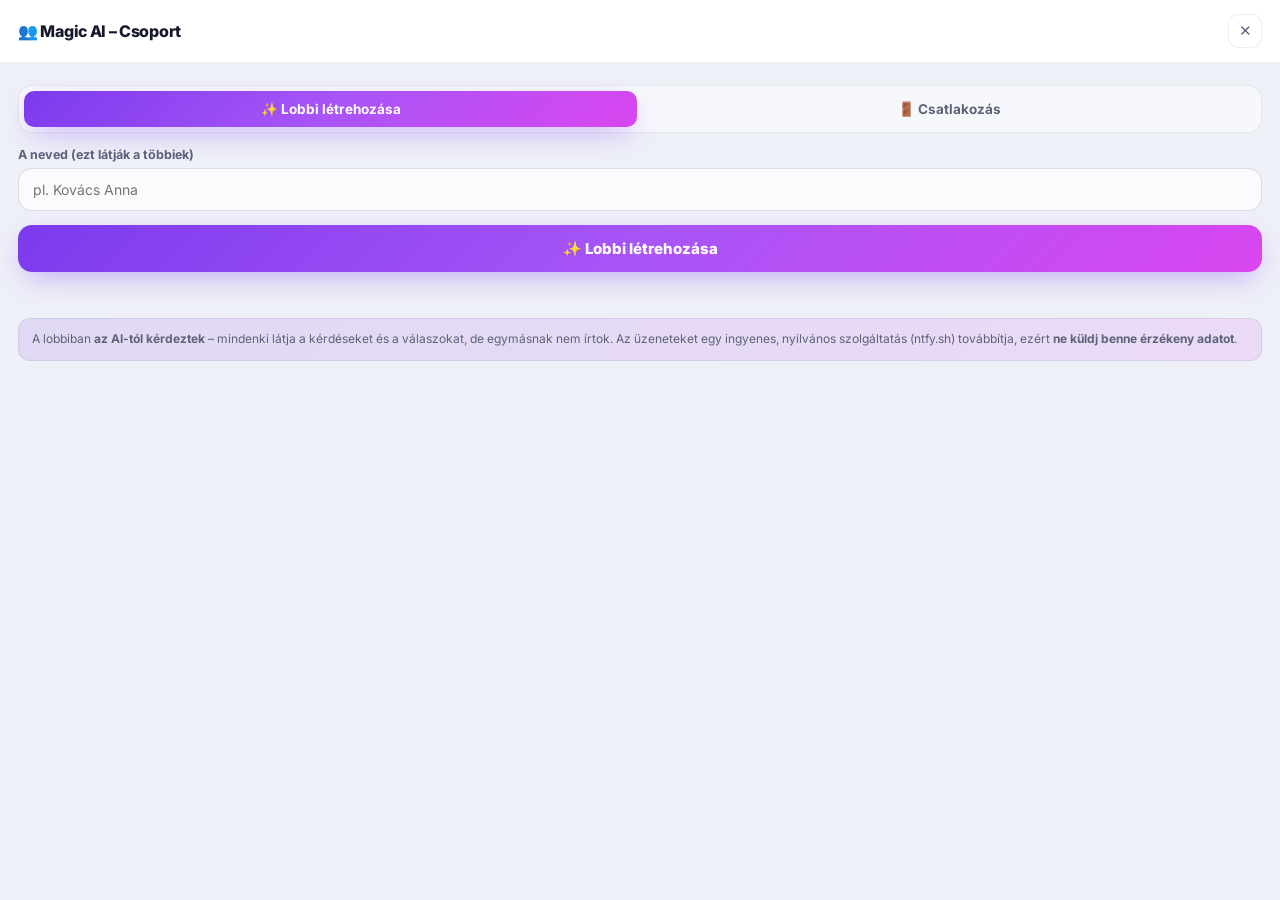
<file: Új mappa/group.html>
<!DOCTYPE html>
<html lang="hu">
<head>
  <meta charset="UTF-8">
  <meta name="viewport" content="width=device-width, initial-scale=1.0">
  <meta http-equiv="Cache-Control" content="no-cache, no-store, must-revalidate">
  <meta http-equiv="Pragma" content="no-cache">
  <meta http-equiv="Expires" content="0">
  <title>Magic AI – Csoport 👥</title>
  <link rel="preconnect" href="https://fonts.googleapis.com">
  <link rel="preconnect" href="https://fonts.gstatic.com" crossorigin>
  <link href="https://fonts.googleapis.com/css2?family=Inter:wght@400;500;600;700;800&display=swap" rel="stylesheet">
  <link rel="stylesheet" href="style.css?v=3.4">
</head>
<body class="gc-window">

  <header class="gcw-head">
    <div class="gcw-title">👥 Magic AI – Csoport</div>
    <button id="gcw-close" class="gcw-x" title="Ablak bezárása">✕</button>
  </header>

  <!-- LOBBI: LÉTREHOZÁS / CSATLAKOZÁS -->
  <section id="gcw-setup" class="gcw-setup">
    <div class="gcw-tabs">
      <button class="gcw-tab active" data-mode="create" type="button">✨ Lobbi létrehozása</button>
      <button class="gcw-tab" data-mode="join" type="button">🚪 Csatlakozás</button>
    </div>

    <div class="gcw-field">
      <label for="gcw-name">A neved (ezt látják a többiek)</label>
      <input id="gcw-name" type="text" placeholder="pl. Kovács Anna" autocomplete="off">
    </div>

    <div class="gcw-field" id="gcw-code-field" hidden>
      <label for="gcw-code">Lobbi kód</label>
      <input id="gcw-code" type="text" placeholder="pl. 7K3PQ2" maxlength="10" autocomplete="off" autocapitalize="characters">
    </div>

    <button id="gcw-go" class="gcw-btn" type="button">✨ Lobbi létrehozása</button>
    <div id="gcw-msg" class="gcw-msg"></div>

    <p class="gcw-note">
      A lobbiban <strong>az AI-tól kérdeztek</strong> – mindenki látja a kérdéseket és a válaszokat,
      de egymásnak nem írtok. Az üzeneteket egy ingyenes, nyilvános szolgáltatás (ntfy.sh) továbbítja,
      ezért <strong>ne küldj benne érzékeny adatot</strong>.
    </p>
  </section>

  <!-- CHAT -->
  <section id="gcw-chat" class="gcw-chat" hidden>
    <div class="gcw-room">
      <div class="gcw-room-info">
        <span class="gcw-room-name"></span>
        <button id="gcw-copy" class="gcw-copy" type="button" title="Lobbi kód másolása">📋 <span class="gcw-code-txt"></span></button>
      </div>
      <button id="gcw-leave" class="gcw-leave" type="button">Kilépés</button>
    </div>
    <div id="gc-messages" class="gc-messages gcw-messages"></div>
    <div class="gc-input">
      <textarea id="gc-text" rows="1" placeholder="Kérdezz az AI-tól… (Enter = küldés)"></textarea>
      <button id="gc-send" type="button" title="Küldés">➤</button>
    </div>
  </section>

  <script src="group-window.js?v=2.1.4"></script>
</body>
</html>
</file>
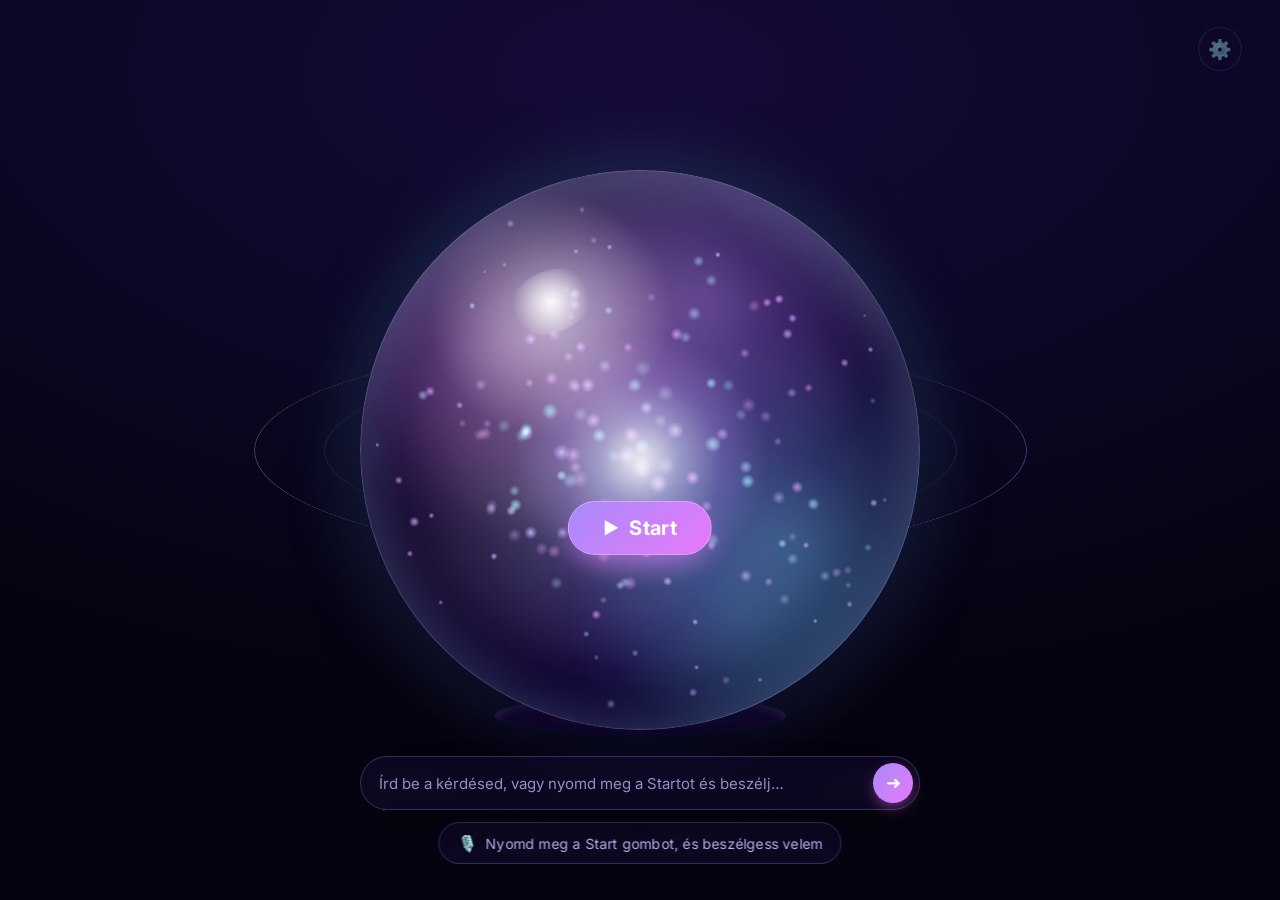
<file: Új mappa/orb.html>
<!DOCTYPE html>
<html lang="hu">
<head>
  <meta charset="UTF-8">
  <meta name="viewport" content="width=device-width, initial-scale=1.0, maximum-scale=1.0, viewport-fit=cover">
  <meta http-equiv="Cache-Control" content="no-cache, no-store, must-revalidate">
  <meta http-equiv="Pragma" content="no-cache">
  <meta http-equiv="Expires" content="0">
  <meta name="theme-color" content="#05030f">
  <title>Magic AI 3.0 🔮 – Jósgömb</title>
  <link rel="preconnect" href="https://fonts.googleapis.com">
  <link rel="preconnect" href="https://fonts.gstatic.com" crossorigin>
  <link href="https://fonts.googleapis.com/css2?family=Inter:wght@400;500;600;700;800&display=swap" rel="stylesheet">
  <link rel="stylesheet" href="orb.css?v=3.0.5">
</head>
<body>

  <!-- kozmikus háttér -->
  <div class="space" aria-hidden="true"></div>

  <!-- a színpad: középen a jósgömb -->
  <div class="stage">
    <div class="orb-system" id="orb-system">
      <div class="orb-aura"></div>
      <div class="orb-ring"></div>

      <!-- a keringő YouTube-videók ide kerülnek -->
      <div class="orbit-layer" id="orbit-layer"></div>

      <div class="orb-stand"></div>

      <div class="orb" id="orb" role="button" tabindex="0" aria-label="Jósgömb – koppints a beszédhez">
        <canvas id="orb-canvas"></canvas>
        <div class="orb-haze"></div>
        <div class="orb-core"></div>
        <div class="orb-glass"></div>
      </div>

      <!-- sötét fátyol a gömb közepén, hogy a szöveg olvasható legyen -->
      <div class="orb-scrim" aria-hidden="true"></div>
      <!-- a válasz szövege a gömb KÖZEPÉBE kerül -->
      <div class="orb-text" id="cap-bot" aria-live="polite"></div>

      <!-- START: elindítja a beszélgetést – utána a gömb folyamatosan hallgat -->
      <button class="orb-start" id="orb-start" type="button" aria-label="Beszélgetés indítása">
        <span class="os-ico">▶</span><span class="os-txt">Start</span>
      </button>
      <!-- STOP: a beszélgetés befejezése -->
      <button class="orb-stop" id="orb-stop" type="button" hidden aria-label="Beszélgetés befejezése">
        <span class="os-ico">⏹</span><span class="os-txt">Stop</span>
      </button>
    </div>
  </div>

  <!-- állapot-csip (modell betöltése, hallgatlak, gondolkodom…) -->
  <div class="status-chip" id="status-chip" aria-live="polite">
    <span class="dot"></span>
    <span class="txt" id="status-txt"></span>
    <span class="bar" id="status-bar" hidden><i id="status-bar-fill"></i></span>
  </div>

  <!-- a felhasználó kérdése (a válasz a gömb közepén jelenik meg) -->
  <div class="caption">
    <div class="cap-user" id="cap-user"></div>
  </div>

  <!-- beírható kérdés (mikrofon nélkül is használható) -->
  <form class="ask-bar" id="ask-bar" autocomplete="off">
    <input type="text" id="ask-input" placeholder="Írd be a kérdésed, vagy nyomd meg a Startot és beszélj…" aria-label="Kérdés">
    <button type="submit" id="ask-send" aria-label="Küldés">➜</button>
  </form>

  <!-- alsó súgó -->
  <div class="hint" id="hint">
    <span class="mic">🎙️</span>
    <span id="hint-txt">Nyomd meg a Start gombot, és beszélgess velem</span>
  </div>

  <!-- beállítás gomb -->
  <button class="gear" id="gear" title="Beállítások" aria-label="Beállítások">⚙️</button>

  <!-- beállítás panel -->
  <div class="panel" id="panel" aria-modal="true" role="dialog">
    <div class="panel-back" id="panel-back"></div>
    <div class="panel-card">
      <button class="panel-x" id="panel-x" aria-label="Bezárás">✕</button>
      <h2>🔮 <span id="t-settings">Jósgömb beállítások</span></h2>
      <p class="sub" id="t-settings-sub">Minden helyben fut, a böngésződben – a gondolkodás, a hang és a hallás is.</p>

      <div class="pgroup">
        <label id="t-lang">🌐 Nyelv / Language</label>
        <select id="lang-select" class="p-select">
          <option value="hu">🇭🇺 Magyar</option>
          <option value="en">🇬🇧 English</option>
          <option value="de">🇩🇪 Deutsch</option>
          <option value="ru">🇷🇺 Русский</option>
          <option value="pt">🇵🇹 Português</option>
          <option value="es">🇪🇸 Español</option>
          <option value="fr">🇫🇷 Français</option>
          <option value="it">🇮🇹 Italiano</option>
        </select>
      </div>

      <div class="pgroup">
        <label id="t-model">🧠 AI-modell</label>
        <select id="model-select" class="p-select"></select>
        <button class="p-btn" id="model-load" type="button">⬇️ Modell betöltése</button>
        <div class="p-bar" id="model-bar" hidden><i id="model-bar-fill"></i></div>
        <div class="p-status" id="model-status"></div>
        <p class="p-note" id="t-model-note">A korábban használt modell induláskor magától betöltődik. Hanggal is kérheted: „tölts be egy modellt”, „expert modell”, „gyors modell”.</p>
      </div>

      <div class="pgroup">
        <div class="p-row">
          <span id="t-voice">🔊 Hangos válasz</span>
          <label class="switch"><input type="checkbox" id="voice-toggle" checked><span class="sl"></span></label>
        </div>
        <div class="p-subgroup" id="neural-voice-group">
          <div class="p-row">
            <span id="t-neural">✨ Saját, egyedi hang (neurális)</span>
            <label class="switch"><input type="checkbox" id="neural-toggle"><span class="sl"></span></label>
          </div>
          <button class="p-btn" id="neural-load" type="button">⬇️ Saját hang letöltése</button>
          <div class="p-bar" id="neural-bar" hidden><i id="neural-bar-fill"></i></div>
          <div class="p-status" id="neural-status"></div>
          <p class="p-note" id="t-neural-note">Ez a Magic AI saját, egyedi hangja – minden gépen UGYANAZ. Egyszer letölt egy kis hangmodellt a böngésződbe (nyelvenként), utána offline is ezen a hangon szól. Amíg nincs letöltve, a legszebb rendszerhang szólal meg.</p>
        </div>
        <div class="p-subgroup" id="voice-pick-group">
          <label id="t-voice-pick">🎙️ Rendszerhang (tartalék)</label>
          <select id="voice-select" class="p-select"></select>
          <p class="p-note" id="t-voice-note">Ezt csak akkor használja, ha a saját neurális hang nincs letöltve. A legszebb rendszerhangot a Windows „Natural / Online” csomagjai adják (Gépház → Kisegítő lehetőségek → Beszéd), vagy nyisd meg Microsoft Edge-ben.</p>
        </div>
        <div class="p-row">
          <span id="t-eco">🔋 Energiatakarékos mód</span>
          <label class="switch"><input type="checkbox" id="eco-toggle"><span class="sl"></span></label>
        </div>
      </div>

      <div class="pgroup">
        <div class="p-row">
          <span id="t-ears">👂 Beépített hallás (helyi felismerés)</span>
          <label class="switch"><input type="checkbox" id="ears-toggle" checked><span class="sl"></span></label>
        </div>
        <select id="ears-select" class="p-select"></select>
        <button class="p-btn" id="ears-load" type="button">⬇️ Hallás letöltése</button>
        <div class="p-bar" id="ears-bar" hidden><i id="ears-bar-fill"></i></div>
        <div class="p-status" id="ears-status"></div>
        <p class="p-note" id="t-ears-note">Ezzel a Magic AI a SAJÁT fülével ért: a felismerés helyben, a gépeden fut (Whisper-modell). Egyszer letölt, utána offline is megy, minden nyelven, minden böngészőben. Amíg nincs letöltve, a böngésző beszédfelismerőjét használja – az böngészőfüggő, ahhoz Chrome ajánlott.</p>
      </div>

      <div class="pgroup">
        <a class="p-link" href="index.html" id="t-classic">🖥️ Vissza a fő felületre (chat, fiók, csoport, házi feladat) →</a>
        <p class="p-note" id="t-classic-note">A teljes Magic AI minden funkciója itt érhető el – ez a fő felület.</p>
      </div>
    </div>
  </div>

  <!-- YouTube lejátszó overlay -->
  <div class="yt-player" id="yt-player">
    <div class="yt-player-back" id="yt-player-back"></div>
    <div class="yt-player-box">
      <button class="yt-player-x" id="yt-player-x" aria-label="Bezárás">✕</button>
      <div id="yt-player-mount"></div>
    </div>
  </div>

  <!-- az AI-motor változatlan; a jósgömb-logika az orb.js-ben van -->
  <script src="ai.js?v=3.4"></script>
  <script src="voice.js?v=3.0.5"></script>
  <script src="stt.js?v=3.0.6"></script>
  <script src="orb.js?v=3.0.6"></script>
</body>
</html>
</file>
<file: Új mappa/style.css>
/* ============================================================
   MAGIC AI – Prémium üveghatású felület
   ============================================================ */

:root {
  --font: "Inter", "Segoe UI", system-ui, -apple-system, sans-serif;

  --bg: #eef0f8;
  --surface: rgba(255, 255, 255, 0.87);
  --surface-solid: #ffffff;
  --surface-2: rgba(255, 255, 255, 0.55);
  --field: rgba(255, 255, 255, 0.75);
  --border: rgba(28, 32, 64, 0.08);
  --border-strong: rgba(28, 32, 64, 0.14);
  --text: #171a2e;
  --text-soft: #5d6378;

  --accent: #7c3aed;
  --accent-2: #d946ef;
  --grad: linear-gradient(135deg, #7c3aed 0%, #a855f7 50%, #d946ef 100%);
  --grad-soft: linear-gradient(135deg, rgba(124, 58, 237, .12), rgba(217, 70, 239, .12));

  --bot-bubble: rgba(255, 255, 255, 0.85);
  --glow: 0 10px 30px -8px rgba(124, 58, 237, 0.45);
  --shadow-card: 0 24px 70px -20px rgba(23, 26, 46, 0.25);
  --shadow-soft: 0 2px 12px rgba(23, 26, 46, 0.06);

  --ok: #10b981;
  --warn: #f59e0b;
  --danger: #ef4444;

  --blob1: #c4b5fd;
  --blob2: #f0abfc;
  --blob3: #a5d8ff;

  --sea-front: #5bc6f8;
  --sea-mid: #4f8ef7;
  --sea-back: #8b7cf6;
}

body.dark {
  --bg: #0b0d17;
  --surface: rgba(21, 24, 43, 0.87);
  --surface-solid: #161a30;
  --surface-2: rgba(255, 255, 255, 0.045);
  --field: rgba(255, 255, 255, 0.055);
  --border: rgba(255, 255, 255, 0.075);
  --border-strong: rgba(255, 255, 255, 0.14);
  --text: #eceef8;
  --text-soft: #9298b0;

  --bot-bubble: rgba(255, 255, 255, 0.06);
  --glow: 0 10px 34px -6px rgba(168, 85, 247, 0.55);
  --shadow-card: 0 30px 90px -25px rgba(0, 0, 0, 0.8);
  --shadow-soft: 0 2px 12px rgba(0, 0, 0, 0.3);

  --blob1: #4c1d95;
  --blob2: #86198f;
  --blob3: #1e3a8a;

  --sea-front: #2f7fe0;
  --sea-mid: #2456c4;
  --sea-back: #5b21b6;
}

* { margin: 0; padding: 0; box-sizing: border-box; }

html, body { height: 100%; }

body {
  font-family: var(--font);
  background: var(--bg);
  color: var(--text);
  display: flex;
  align-items: center;
  justify-content: center;
  padding: 22px;
  overflow: hidden;
  transition: background .4s ease, color .4s ease;
}

/* ---------- ANIMÁLT AURORA HÁTTÉR ---------- */

.aurora {
  position: fixed;
  inset: 0;
  z-index: 0;
  overflow: hidden;
  pointer-events: none;
}

.blob {
  position: absolute;
  border-radius: 50%;
  /* SE blur, SE animáció: a lágy szélt egy EGYSZER kirajzolt radial-gradient
     adja. Így a háttér egyetlen statikus kép → a GPU tétlen állapotban
     gyakorlatilag 0%-on áll (a blur(64px) + folyamatos mozgatás volt a
     legnagyobb állandó GPU-fogyasztó). */
  opacity: .55;
  transition: background .6s ease;
}

.b1 {
  width: 55vw; height: 55vw;
  background: radial-gradient(circle closest-side, var(--blob1) 0%, transparent 100%);
  top: -18vw; left: -12vw;
}
.b2 {
  width: 46vw; height: 46vw;
  background: radial-gradient(circle closest-side, var(--blob2) 0%, transparent 100%);
  bottom: -16vw; right: -10vw;
}
.b3 {
  width: 34vw; height: 34vw;
  background: radial-gradient(circle closest-side, var(--blob3) 0%, transparent 100%);
  top: 38%; left: 58%;
  opacity: .4;
}

/* ---------- ENERGIATAKARÉKOS MÓD (body.eco) ----------
   A legnagyobb GPU-terhet az elmosott (blur) animált háttér adja; ezt és a
   többi folyamatos animációt kikapcsoljuk, így a gép kevesebbet dolgozik és
   kevesebb energiát fogyaszt. Az AI is rövidebb választ ad (lásd ai.js). */
/* A háttér (aurora) már alapból statikus és ingyen van, ezért eco módban is
   maradhat – itt csak a még futó animációkat kapcsoljuk le.
   FONTOS: a Magic Animation tengerét NEM bántjuk – azt a felhasználó külön
   kapcsolóval kéri, és csak addig fut, amíg tényleg látszik. */
body.eco .splash-spark { animation: none !important; opacity: .5 !important; }
body.eco .tab-glider::after,
body.eco .auth-glider::after,
body.eco .gcw-glider::after { display: none !important; }

/* ---------- AUTOMATIKUS NYUGALMI MÓD (body.calm) ----------
   Korábban itt állítottuk meg a tétlen díszanimációkat. Mostanra MINDEN
   folyamatos animáció megszűnt (statikus háttér, nincs lebegő logó/pulzáló
   pötty), ami maradt (tenger, beszélő fej, gépelésjelző), az mind aktivitás-
   jelző: csak addig fut, amíg tényleg látszik – ezeket NEM szabad megállítani,
   különben „beragadva" áll a víz. Ezért a calm-nak nincs több CSS-szabálya. */

/* ---------- FŐ KÁRTYA (üveg) ---------- */

.app {
  position: relative;
  z-index: 1;
  width: 100%;
  max-width: 780px;
  height: min(92vh, 900px);
  /* backdrop-filter NÉLKÜL: az üveg-elmosás minden képkockán újraszámolna →
     helyette sűrűbb, félig átlátszó háttér (a statikus blobok így is átsejlenek) */
  background: var(--surface);
  border: 1px solid var(--border-strong);
  border-radius: 26px;
  box-shadow: var(--shadow-card);
  display: flex;
  flex-direction: column;
  overflow: hidden;
  transition: background .4s ease, border-color .4s ease;
}

/* ---------- FEJLÉC ---------- */

.header {
  display: flex;
  align-items: center;
  gap: 14px;
  padding: 18px 22px 14px;
}

.logo {
  width: 48px;
  height: 48px;
  border-radius: 15px;
  background: var(--grad);
  display: flex;
  align-items: center;
  justify-content: center;
  font-size: 24px;
  flex-shrink: 0;
  box-shadow: var(--glow);
  /* nincs örökké futó lebegés – a folyamatos animáció ébren tartaná a GPU-t */
}

.header-texts { flex: 1; min-width: 0; }

.header h1 {
  font-size: 21px;
  font-weight: 800;
  letter-spacing: -0.4px;
  background: var(--grad);
  -webkit-background-clip: text;
  background-clip: text;
  -webkit-text-fill-color: transparent;
  display: inline-block;
}

.status {
  font-size: 12px;
  font-weight: 500;
  color: var(--text-soft);
  display: flex;
  align-items: center;
  gap: 6px;
  margin-top: 3px;
}

.status .dot {
  width: 7px;
  height: 7px;
  border-radius: 50%;
  background: var(--ok);
  /* statikus fény a pulzáló animáció helyett (az örökké futott) */
  box-shadow: 0 0 6px 1px rgba(16, 185, 129, .45);
}

.stats {
  display: flex;
  gap: 8px;
  margin-right: 4px;
}

.stats div {
  text-align: center;
  font-size: 10.5px;
  font-weight: 500;
  color: var(--text-soft);
  background: var(--surface-2);
  border: 1px solid var(--border);
  border-radius: 13px;
  padding: 7px 13px;
  line-height: 1.45;
}

.stats b {
  display: block;
  color: var(--text);
  font-size: 15px;
  font-weight: 700;
  letter-spacing: -0.3px;
}

/* ---------- MAGIC ISLAND ---------- */

.magic-island {
  position: absolute;
  top: 12px;
  left: 50%;
  z-index: 50;
  display: flex;
  align-items: center;
  gap: 8px;
  max-width: 80%;
  background: rgba(8, 10, 22, 0.94);
  color: #fff;
  font-size: 12.5px;
  font-weight: 600;
  padding: 9px 18px;
  border-radius: 30px;
  border: 1px solid rgba(255, 255, 255, 0.1);
  box-shadow: 0 12px 34px -8px rgba(0, 0, 0, 0.55), 0 0 0 1px rgba(124, 58, 237, 0.15);
  white-space: nowrap;
  pointer-events: none;
  opacity: 0;
  transform: translateX(-50%) translateY(-180%) scale(.7);
  transition: transform .45s cubic-bezier(.34, 1.56, .64, 1), opacity .25s ease;
}

.magic-island.show {
  opacity: 1;
  transform: translateX(-50%) translateY(0) scale(1);
}

.magic-island .mi-text {
  overflow: hidden;
  text-overflow: ellipsis;
}

.magic-island.show .mi-icon {
  /* pár billegés után megáll – nem pörgeti örökké a GPU-t */
  animation: island-bob 1.1s ease-in-out 3;
}

@keyframes island-bob {
  0%, 100% { transform: translateY(0); }
  50% { transform: translateY(-2px) rotate(-6deg); }
}

/* ---------- FÜLEK (szegmens-kapcsoló) ---------- */

.tabs {
  position: relative;
  display: flex;
  gap: 4px;
  margin: 0 22px 4px;
  padding: 5px;
  background: var(--surface-2);
  border: 1px solid var(--border);
  border-radius: 16px;
}

/* Csúszó jelölő: rugalmasan átsiklik az aktív fülre */
.tab-glider {
  position: absolute;
  top: 5px;
  bottom: 5px;
  left: 0;
  width: 0;
  border-radius: 12px;
  background: var(--grad);
  box-shadow: var(--glow);
  transition:
    left .45s cubic-bezier(.34, 1.45, .42, 1),
    width .45s cubic-bezier(.34, 1.45, .42, 1);
  pointer-events: none;
  z-index: 0;
}

/* Fénycsík, ami végigfut a jelölőn, amikor megérkezik */
.tab-glider::after {
  content: "";
  position: absolute;
  inset: 0;
  border-radius: inherit;
  background: linear-gradient(105deg, transparent 30%, rgba(255, 255, 255, .35) 50%, transparent 70%);
  background-size: 220% 100%;
  opacity: 0;
}

.tab-glider.gliding::after {
  animation: glider-shine .6s ease-out .25s;
}

@keyframes glider-shine {
  0% { opacity: 1; background-position: 120% 0; }
  100% { opacity: 0; background-position: -60% 0; }
}

.tab-btn {
  position: relative;
  z-index: 1;
  flex: 1;
  border: none;
  background: transparent;
  color: var(--text-soft);
  font-family: inherit;
  font-size: 13.5px;
  font-weight: 600;
  padding: 9px 10px;
  border-radius: 12px;
  cursor: pointer;
  transition: all .25s ease;
}

.tab-btn:hover { color: var(--text); }

.tab-btn.active {
  color: #fff;
}

/* Ha a JS-es glider nem jött létre, az aktív fül kapja a hátteret */
.tabs:not(.has-glider) .tab-btn.active {
  background: var(--grad);
  box-shadow: var(--glow);
}

.tab-panel { display: none; flex: 1; min-height: 0; flex-direction: column; }
.tab-panel.active {
  display: flex;
  animation: panel-in .35s ease both;
}

@keyframes panel-in {
  from { opacity: 0; transform: translateY(8px); }
  to { opacity: 1; transform: translateY(0); }
}

/* ---------- CHAT ---------- */

#chat-messages {
  flex: 1;
  overflow-y: auto;
  padding: 18px 22px 8px;
  display: flex;
  flex-direction: column;
  gap: 16px;
  scroll-behavior: smooth;
}

.msg-row {
  display: flex;
  gap: 11px;
  animation: msg-in .35s cubic-bezier(.21, 1.02, .55, 1) both;
}

@keyframes msg-in {
  from { opacity: 0; transform: translateY(12px) scale(.98); }
  to { opacity: 1; transform: translateY(0) scale(1); }
}

.msg-row.user { justify-content: flex-end; }

.avatar {
  width: 34px;
  height: 34px;
  border-radius: 12px;
  background: var(--grad);
  display: flex;
  align-items: center;
  justify-content: center;
  font-size: 16px;
  flex-shrink: 0;
  margin-top: 3px;
  box-shadow: 0 4px 14px -4px rgba(124, 58, 237, .5);
}

.bubble-wrap { max-width: 76%; }

.bubble {
  padding: 12px 16px;
  border-radius: 18px;
  font-size: 14.5px;
  line-height: 1.6;
  word-wrap: break-word;
}

.bot-bubble {
  background: var(--bot-bubble);
  border: 1px solid var(--border);
  color: var(--text);
  border-top-left-radius: 6px;
  box-shadow: var(--shadow-soft);
}

.user-bubble {
  background: var(--grad);
  color: #fff;
  border-top-right-radius: 6px;
  max-width: 76%;
  box-shadow: var(--glow);
}

/* gépelés-jelző */
.typing { display: flex; gap: 5px; padding: 16px 18px; }
.typing span {
  width: 7px; height: 7px; border-radius: 50%;
  background: var(--accent);
  animation: bounce 1.1s infinite;
}
.typing span:nth-child(2) { animation-delay: .15s; }
.typing span:nth-child(3) { animation-delay: .3s; }
@keyframes bounce {
  0%, 60%, 100% { transform: translateY(0); opacity: .35; }
  30% { transform: translateY(-5px); opacity: 1; }
}

/* visszajelzés gombok */
.feedback { display: flex; align-items: center; gap: 4px; margin-top: 6px; padding-left: 4px; }

.fb-btn {
  border: none;
  background: transparent;
  font-size: 13px;
  cursor: pointer;
  padding: 4px 7px;
  border-radius: 9px;
  opacity: .45;
  transition: all .2s;
}
.fb-btn:hover { opacity: 1; background: var(--surface-2); transform: scale(1.15); }

.fb-thanks { font-size: 12px; font-weight: 500; color: var(--text-soft); }

.source-tag {
  font-size: 10.5px;
  font-weight: 600;
  color: var(--accent);
  background: var(--grad-soft);
  border: 1px solid rgba(124, 58, 237, .18);
  padding: 2.5px 9px;
  border-radius: 20px;
  margin-left: 4px;
}

.source-tag.warn-tag {
  color: var(--warn);
  background: rgba(245, 158, 11, .1);
  border-color: rgba(245, 158, 11, .28);
}

/* Wikipédia / cikk-link */
.wiki-link {
  display: inline-block;
  margin-top: 7px;
  margin-right: 6px;
  font-size: 12.5px;
  font-weight: 600;
  color: var(--accent);
  text-decoration: none;
  background: var(--grad-soft);
  border: 1px solid rgba(124, 58, 237, .22);
  padding: 6px 13px;
  border-radius: 20px;
  transition: all .2s;
}
.wiki-link:hover {
  transform: translateY(-1px);
  box-shadow: 0 5px 14px -5px rgba(124, 58, 237, .4);
}

/* Alkalmazáson belüli frissítés doboza */
.upd-box {
  margin-top: 12px;
  padding: 14px 16px;
  border: 1px solid rgba(124, 58, 237, .28);
  border-radius: 14px;
  background: var(--grad-soft);
  animation: yt-pop .4s ease both;
}

.upd-head {
  font-size: 14px;
  font-weight: 700;
  margin-bottom: 6px;
}

#upd-status { margin-left: 10px; }

/* YouTube-videó link: piros árnyalat + finom beúszás */
.yt-link {
  color: #dc2626;
  background: rgba(220, 38, 38, .08);
  border-color: rgba(220, 38, 38, .25);
  animation: yt-pop .4s ease both;
}
.yt-link:hover {
  box-shadow: 0 5px 14px -5px rgba(220, 38, 38, .45);
}

@keyframes yt-pop {
  from { opacity: 0; transform: translateY(6px) scale(.96); }
  to { opacity: 1; transform: translateY(0) scale(1); }
}

/* kételkedő figyelmeztetés a javító űrlapban */
.cf-warn {
  font-size: 12.5px;
  line-height: 1.55;
  color: var(--warn);
  background: rgba(245, 158, 11, .09);
  border: 1px solid rgba(245, 158, 11, .25);
  border-radius: 11px;
  padding: 9px 12px;
  margin-bottom: 9px;
  animation: msg-in .25s ease both;
}
.cf-warn em { color: var(--text); font-style: italic; }

/* megerősítés-jelvények a tudástárban */
.li-badge {
  font-size: 10px;
  font-weight: 600;
  padding: 2px 8px;
  border-radius: 16px;
  vertical-align: middle;
  white-space: nowrap;
}
.li-badge.ok {
  color: var(--ok);
  background: rgba(16, 185, 129, .1);
  border: 1px solid rgba(16, 185, 129, .3);
}
.li-badge.warn {
  color: var(--warn);
  background: rgba(245, 158, 11, .1);
  border: 1px solid rgba(245, 158, 11, .28);
}

/* javító űrlap */
.correction-form {
  margin-top: 9px;
  background: var(--surface-2);
  border: 1px solid var(--border-strong);
  border-radius: 16px;
  padding: 13px;
  animation: msg-in .25s ease both;
}

.cf-label { font-size: 12.5px; font-weight: 600; margin-bottom: 8px; }

.cf-input {
  width: 100%;
  border: 1.5px solid var(--border-strong);
  border-radius: 12px;
  padding: 10px 12px;
  font-family: inherit;
  font-size: 13.5px;
  background: var(--field);
  color: var(--text);
  resize: vertical;
  outline: none;
  transition: border-color .2s, box-shadow .2s;
}
.cf-input:focus { border-color: var(--accent); box-shadow: 0 0 0 4px rgba(124, 58, 237, .14); }

.cf-actions { display: flex; gap: 8px; margin-top: 9px; }

.teach-offer { margin-top: 8px; }

.btn-small {
  border: none;
  background: var(--grad);
  color: #fff;
  font-family: inherit;
  font-size: 13px;
  font-weight: 600;
  padding: 9px 16px;
  border-radius: 11px;
  cursor: pointer;
  transition: transform .2s, box-shadow .2s, filter .2s;
}
.btn-small:hover { transform: translateY(-2px); box-shadow: var(--glow); filter: brightness(1.06); }
.btn-small:active { transform: translateY(0); }

.btn-ghost {
  background: var(--surface-2);
  color: var(--text-soft);
  border: 1px solid var(--border-strong);
}
.btn-ghost:hover { box-shadow: var(--shadow-soft); color: var(--text); filter: none; }

/* ---------- BEÁLLÍTÁSOK ---------- */

.setting-group { margin-bottom: 28px; }

.setting-group h3 {
  font-size: 14.5px;
  font-weight: 700;
  margin-bottom: 8px;
}

.setting-desc {
  font-size: 13px;
  color: var(--text-soft);
  line-height: 1.6;
  margin-bottom: 10px;
  max-width: 52ch;
}

.setting-options {
  display: flex;
  flex-wrap: wrap;
  gap: 8px;
}

.setting-chip {
  border: 1px solid var(--border-strong);
  background: var(--surface-2);
  color: var(--text-soft);
  font-family: inherit;
  font-size: 12.5px;
  font-weight: 600;
  padding: 8px 15px;
  border-radius: 30px;
  cursor: pointer;
  transition: all .22s ease;
}
.setting-chip:hover {
  color: var(--accent);
  border-color: rgba(124, 58, 237, .45);
  transform: translateY(-1px);
}
.setting-chip.active {
  background: var(--grad);
  color: #fff;
  border-color: transparent;
  box-shadow: var(--glow);
}

.setting-row {
  display: flex;
  align-items: center;
  justify-content: space-between;
  gap: 18px;
}
.setting-row .setting-desc { margin-bottom: 0; }

/* kapcsoló (toggle switch) */
.switch {
  position: relative;
  display: inline-block;
  width: 50px;
  height: 28px;
  flex-shrink: 0;
}
.switch input { opacity: 0; width: 0; height: 0; }

.slider {
  position: absolute;
  inset: 0;
  background: var(--border-strong);
  border-radius: 30px;
  cursor: pointer;
  transition: background .25s ease;
}
.slider::before {
  content: "";
  position: absolute;
  width: 22px;
  height: 22px;
  left: 3px;
  top: 3px;
  background: #fff;
  border-radius: 50%;
  box-shadow: 0 2px 6px rgba(0, 0, 0, .25);
  transition: transform .25s cubic-bezier(.34, 1.56, .64, 1);
}
.switch input:checked + .slider { background: var(--accent); box-shadow: var(--glow); }
.switch input:checked + .slider::before { transform: translateX(22px); }

/* javaslat-csipek */
.suggestions {
  display: flex;
  flex-wrap: wrap;
  gap: 8px;
  padding: 10px 22px 12px;
}

.chip {
  border: 1px solid var(--border-strong);
  background: var(--surface-2);
  color: var(--text-soft);
  font-family: inherit;
  font-size: 12.5px;
  font-weight: 500;
  padding: 8px 15px;
  border-radius: 30px;
  cursor: pointer;
  transition: all .22s ease;
}
.chip:hover {
  border-color: rgba(124, 58, 237, .45);
  color: var(--accent);
  background: var(--grad-soft);
  transform: translateY(-2px);
  box-shadow: 0 6px 16px -6px rgba(124, 58, 237, .35);
}

/* beviteli sáv */
.input-bar {
  display: flex;
  align-items: flex-end;
  gap: 10px;
  padding: 12px 18px 18px;
}

#chat-input {
  flex: 1;
  border: 1.5px solid var(--border-strong);
  background: var(--field);
  color: var(--text);
  border-radius: 16px;
  padding: 13px 17px;
  font-family: inherit;
  font-size: 14.5px;
  resize: none;
  outline: none;
  max-height: 120px;
  transition: border-color .25s, box-shadow .25s, background .25s;
}
#chat-input::placeholder { color: var(--text-soft); opacity: .75; }
#chat-input:focus {
  border-color: var(--accent);
  box-shadow: 0 0 0 4px rgba(124, 58, 237, .15);
}

#send-btn {
  border: none;
  background: var(--grad);
  color: #fff;
  width: 49px;
  height: 49px;
  border-radius: 16px;
  font-size: 18px;
  cursor: pointer;
  flex-shrink: 0;
  box-shadow: var(--glow);
  transition: transform .2s, filter .2s;
}
#send-btn:hover { transform: translateY(-2px) scale(1.05); filter: brightness(1.08); }
#send-btn:active { transform: scale(.95); }

/* ---------- TANÍTÁS / TUDÁSTÁR PANELEK ---------- */

.panel-inner {
  flex: 1;
  overflow-y: auto;
  padding: 28px;
}

.panel-inner h2 {
  font-size: 19px;
  font-weight: 700;
  letter-spacing: -0.3px;
  margin-bottom: 7px;
}

.panel-desc {
  font-size: 13.5px;
  color: var(--text-soft);
  margin-bottom: 22px;
  line-height: 1.65;
  max-width: 56ch;
}

.field { margin-bottom: 18px; }
.field label {
  display: block;
  font-size: 12.5px;
  font-weight: 600;
  margin-bottom: 7px;
  color: var(--text-soft);
  text-transform: uppercase;
  letter-spacing: .06em;
}

.field input, .field textarea {
  width: 100%;
  border: 1.5px solid var(--border-strong);
  background: var(--field);
  color: var(--text);
  border-radius: 14px;
  padding: 12px 15px;
  font-family: inherit;
  font-size: 14px;
  outline: none;
  transition: border-color .25s, box-shadow .25s;
}
.field textarea { resize: vertical; min-height: 86px; }
.field input:focus, .field textarea:focus {
  border-color: var(--accent);
  box-shadow: 0 0 0 4px rgba(124, 58, 237, .15);
}

.teach-status { margin-left: 12px; font-size: 13.5px; font-weight: 600; }
.teach-status.ok { color: var(--ok); }
.teach-status.warn { color: var(--warn); }

/* tudástár */
.knowledge-toolbar {
  display: flex;
  gap: 8px;
  margin-bottom: 18px;
  flex-wrap: wrap;
}

#learned-search {
  flex: 1;
  min-width: 170px;
  border: 1.5px solid var(--border-strong);
  background: var(--field);
  color: var(--text);
  border-radius: 12px;
  padding: 10px 14px;
  font-family: inherit;
  font-size: 13.5px;
  outline: none;
  transition: border-color .25s, box-shadow .25s;
}
#learned-search:focus { border-color: var(--accent); box-shadow: 0 0 0 4px rgba(124, 58, 237, .15); }

.learned-item {
  display: flex;
  align-items: flex-start;
  gap: 10px;
  background: var(--surface-2);
  border: 1px solid var(--border);
  border-radius: 16px;
  padding: 14px 16px;
  margin-bottom: 10px;
  animation: msg-in .25s ease both;
  transition: border-color .2s, transform .2s;
}
.learned-item:hover { border-color: var(--border-strong); transform: translateX(2px); }

.li-texts { flex: 1; min-width: 0; }
.li-q { font-weight: 600; font-size: 14px; margin-bottom: 5px; }
.li-q::before { content: "❓ "; }
.li-a { font-size: 13.5px; color: var(--text-soft); line-height: 1.55; }
.li-a::before { content: "💬 "; }

.li-del {
  border: none;
  background: transparent;
  font-size: 14px;
  cursor: pointer;
  opacity: .45;
  padding: 5px 7px;
  border-radius: 9px;
  transition: opacity .2s, background .2s, transform .2s;
}
.li-del:hover { opacity: 1; background: rgba(239, 68, 68, .12); transform: scale(1.1); }

.empty-state {
  text-align: center;
  color: var(--text-soft);
  font-size: 13.5px;
  line-height: 1.8;
  padding: 46px 20px;
  border: 1.5px dashed var(--border-strong);
  border-radius: 18px;
}

.btn-danger {
  background: transparent;
  border: 1px solid rgba(239, 68, 68, .35);
  color: var(--danger);
}
.btn-danger:hover { background: rgba(239, 68, 68, .09); box-shadow: none; filter: none; }

/* ---------- GÖRGETŐSÁV ---------- */

::-webkit-scrollbar { width: 8px; }
::-webkit-scrollbar-track { background: transparent; }
::-webkit-scrollbar-thumb {
  background: var(--border-strong);
  border-radius: 10px;
}
::-webkit-scrollbar-thumb:hover { background: var(--text-soft); }

/* ---------- KIJELÖLÉS ---------- */

::selection { background: rgba(168, 85, 247, .3); }

/* ---------- MOBIL ---------- */

@media (max-width: 560px) {
  body { padding: 0; }
  .app {
    height: 100vh;
    height: 100dvh;
    max-width: none;
    border-radius: 0;
    border: none;
  }
  .stats { display: none; }
  .bubble-wrap, .user-bubble { max-width: 86%; }
  .tabs { margin: 0 14px 4px; }
  #chat-messages { padding: 14px 14px 8px; }
  .suggestions { padding: 10px 14px 10px; }
  .tab-btn { font-size: 12px; padding: 9px 6px; }
  .magic-island { font-size: 11.5px; padding: 8px 14px; max-width: 92%; }
  .input-bar { padding: 10px 12px 14px; }
  .panel-inner { padding: 20px 16px; }
}

/* ---------- MAGIC ANIMATION – hullámzó tenger ---------- */

.input-bar { position: relative; }

.magic-ocean {
  position: absolute;
  left: 18px;
  right: 18px;
  top: -34px; /* a beviteli sáv fölé is felér a víz */
  bottom: 18px;
  border-radius: 16px;
  overflow: hidden;
  pointer-events: none;
  z-index: 2;
  opacity: 0;
  transform: translateY(110%);
  /* elsüllyedés: lassabban, lefelé tűnik el */
  transition: transform .9s ease-in, opacity .55s ease .3s;
}

.magic-ocean.show {
  opacity: 1;
  transform: translateY(0);
  /* feltörés: ruganyosan emelkedik fel */
  transition: transform .65s cubic-bezier(.22, 1.1, .36, 1), opacity .25s ease;
}

.magic-ocean .wave {
  position: absolute;
  bottom: 0;
  left: 0;
  width: 200%;
}

/* a rétegek átlátszatlanok, hogy a víz alatt ne látsszon a szövegmező */
.w-back  { height: 96%; fill: var(--sea-back); }
.w-mid   { height: 80%; fill: var(--sea-mid); opacity: .9; }
.w-front { height: 62%; fill: var(--sea-front); }

/* a hullámok CSAK addig mozognak, amíg a tenger tényleg látszik –
   rejtve (opacity:0) is futó animáció feleslegesen dolgoztatná a GPU-t */
.magic-ocean.show .w-back  { animation: wave-x 9s linear infinite; }
.magic-ocean.show .w-mid   { animation: wave-x 6.5s linear infinite reverse; }
.magic-ocean.show .w-front { animation: wave-x 4.5s linear infinite; }

@keyframes wave-x {
  to { transform: translateX(-50%); }
}

/* felszálló buborékok a vízben */
.o-bubble {
  position: absolute;
  bottom: -10px;
  border-radius: 50%;
  background: rgba(255, 255, 255, .55);
  opacity: 0;
}
.ob1 { width: 7px; height: 7px; left: 16%; }
.ob2 { width: 5px; height: 5px; left: 46%; }
.ob3 { width: 9px; height: 9px; left: 74%; }

.magic-ocean.show .ob1 { animation: bubble-rise 2.8s ease-in .3s infinite; }
.magic-ocean.show .ob2 { animation: bubble-rise 3.4s ease-in 1.2s infinite; }
.magic-ocean.show .ob3 { animation: bubble-rise 3.1s ease-in 2s infinite; }

@keyframes bubble-rise {
  0%   { transform: translateY(0); opacity: 0; }
  20%  { opacity: .8; }
  100% { transform: translateY(-48px); opacity: 0; }
}

/* ---------- FELOLVASÁS – beszélő fej buborékban ---------- */

.speak-face {
  position: absolute;
  right: 26px;
  bottom: calc(100% + 26px); /* a megemelt vízszint felett lebeg */
  width: 72px;
  height: 72px;
  z-index: 3;
  background: var(--surface-solid);
  border: 1px solid var(--border-strong);
  border-radius: 50%;
  box-shadow: var(--glow);
  display: flex;
  align-items: center;
  justify-content: center;
  pointer-events: none;
  opacity: 0;
  transform: translateY(28px) scale(.4);
  transition: transform .5s cubic-bezier(.34, 1.56, .64, 1), opacity .3s ease;
}

.speak-face.show {
  opacity: 1;
  transform: translateY(0) scale(1);
  animation: face-bob 3s ease-in-out .6s infinite;
}

@keyframes face-bob {
  0%, 100% { transform: translateY(0) scale(1); }
  50% { transform: translateY(-5px) scale(1); }
}

/* a buborék "farka" – kis buborékok a tenger felé */
.speak-face::before,
.speak-face::after {
  content: "";
  position: absolute;
  border-radius: 50%;
  background: var(--surface);
  border: 1px solid var(--border-strong);
}
.speak-face::before { width: 12px; height: 12px; bottom: -9px;  left: 11px; }
.speak-face::after  { width: 7px;  height: 7px;  bottom: -18px; left: 4px; }

/* pislogás – csak amíg a fej látszik (rejtve nem fut animáció) */
.sf-eyes {
  transform-box: fill-box;
  transform-origin: center;
}
.speak-face.show .sf-eyes {
  animation: sf-blink 4.2s infinite;
}
@keyframes sf-blink {
  0%, 92%, 100% { transform: scaleY(1); }
  94%, 96% { transform: scaleY(.12); }
}

/* száj: alapból mosoly, beszéd közben nyíló-csukódó száj */
.sf-mouth { display: none; transition: ry .1s ease; }
.speak-face.talking .sf-mouth { display: block; }
.speak-face.talking .sf-smile { display: none; }

@media (prefers-reduced-motion: reduce) {
  .magic-ocean .wave, .o-bubble, .speak-face.show, .sf-eyes { animation: none; }
}

@media (max-width: 560px) {
  .magic-ocean { left: 12px; right: 12px; top: -28px; bottom: 14px; }
  .speak-face { right: 16px; width: 62px; height: 62px; bottom: calc(100% + 22px); }
}

/* ---------- v1.1 verziójelvény ---------- */
.version-badge {
  display: inline-block;
  margin-left: 6px;
  padding: 2px 9px;
  font-size: 0.55em;
  font-weight: 700;
  letter-spacing: 0.5px;
  vertical-align: middle;
  color: #fff;
  background: var(--grad);
  border-radius: 999px;
  box-shadow: var(--glow);
}

/* ============================================================
   EXTRA FUNKCIÓK SÁV (v2.0)
   ============================================================ */

.extras-bar {
  display: flex;
  align-items: center;
  gap: 10px;
  margin: 0 22px 6px;
  padding: 7px 10px;
  background: var(--grad-soft);
  border: 1px solid var(--border);
  border-radius: 14px;
}

.extras-label {
  flex-shrink: 0;
  font-size: 11.5px;
  font-weight: 700;
  letter-spacing: .3px;
  color: var(--accent);
  text-transform: uppercase;
}

.extras-scroll {
  display: flex;
  gap: 8px;
  min-width: 0;                 /* flex-gyerek tényleg zsugorodjon, hogy belül görgessen */
  overflow-x: auto;
  overflow-y: hidden;
  -webkit-overflow-scrolling: touch;
  scrollbar-width: thin;        /* Firefox: vékony, de LÁTHATÓ görgetősáv */
  scrollbar-color: var(--border-strong) transparent;
  padding-bottom: 5px;          /* hely a görgetősávnak, hogy ne lógjon a pillekre */
}
.extras-scroll::-webkit-scrollbar { height: 6px; }
.extras-scroll::-webkit-scrollbar-track { background: transparent; }
.extras-scroll::-webkit-scrollbar-thumb {
  background: var(--border-strong);
  border-radius: 999px;
}
.extras-scroll::-webkit-scrollbar-thumb:hover { background: var(--accent); }

.extra-btn {
  flex-shrink: 0;
  border: 1px solid var(--border-strong);
  background: var(--surface-solid);
  color: var(--text);
  font-family: inherit;
  font-size: 13px;
  font-weight: 600;
  padding: 8px 15px;
  border-radius: 999px;
  cursor: pointer;
  white-space: nowrap;
  box-shadow: var(--shadow-soft);
  transition: transform .18s ease, box-shadow .18s ease, background .25s ease;
}
.extra-btn:hover {
  transform: translateY(-1px);
  background: var(--grad);
  color: #fff;
  box-shadow: var(--glow);
  border-color: transparent;
}
.extra-btn:active { transform: translateY(0); }

/* ============================================================
   HÁZI FELADAT MODAL (v2.0)
   ============================================================ */

.hw-modal {
  position: fixed;
  inset: 0;
  z-index: 200;
  display: flex;
  align-items: center;
  justify-content: center;
  padding: 22px;
}
.hw-modal[hidden] { display: none; }

.hw-backdrop {
  position: absolute;
  inset: 0;
  /* blur nélkül, kicsit sötétebb fátyollal – így nem terheli a GPU-t */
  background: rgba(8, 10, 22, 0.62);
  animation: hw-fade .25s ease both;
}

@keyframes hw-fade { from { opacity: 0; } to { opacity: 1; } }

.hw-sheet {
  position: relative;
  z-index: 1;
  width: 100%;
  max-width: 480px;
  max-height: 90vh;
  max-height: 90dvh;
  overflow-y: auto;
  background: var(--surface-solid);
  border: 1px solid var(--border-strong);
  border-radius: 24px;
  box-shadow: var(--shadow-card);
  padding: 22px 22px 26px;
  animation: hw-pop .35s cubic-bezier(.34, 1.45, .42, 1) both;
}

@keyframes hw-pop {
  from { opacity: 0; transform: translateY(20px) scale(.96); }
  to { opacity: 1; transform: translateY(0) scale(1); }
}

.hw-head {
  display: flex;
  align-items: center;
  justify-content: space-between;
  gap: 10px;
  margin-bottom: 8px;
}
.hw-head h2 { font-size: 19px; font-weight: 800; letter-spacing: -.3px; }

.hw-close {
  flex-shrink: 0;
  width: 34px;
  height: 34px;
  border: 1px solid var(--border);
  background: var(--surface-2);
  color: var(--text-soft);
  border-radius: 50%;
  font-size: 15px;
  cursor: pointer;
  transition: background .2s ease, color .2s ease;
}
.hw-close:hover { background: var(--danger); color: #fff; border-color: transparent; }

.hw-desc {
  font-size: 13.5px;
  line-height: 1.55;
  color: var(--text-soft);
  margin-bottom: 16px;
}

.hw-examples {
  display: flex;
  flex-wrap: wrap;
  align-items: center;
  gap: 7px;
  margin-bottom: 16px;
}
.hw-examples-label {
  font-size: 12px;
  font-weight: 700;
  color: var(--text-soft);
  margin-right: 2px;
}
.hw-chip {
  border: 1px solid var(--border-strong);
  background: var(--surface-2);
  color: var(--text);
  font-family: inherit;
  font-size: 12.5px;
  font-weight: 500;
  padding: 6px 12px;
  border-radius: 999px;
  cursor: pointer;
  transition: background .2s ease, color .2s ease, border-color .2s ease;
}
.hw-chip:hover {
  background: var(--grad);
  color: #fff;
  border-color: transparent;
}

.hw-actions {
  display: flex;
  gap: 10px;
  margin-bottom: 14px;
}
/* A `hidden` attribútum győzze le a fenti display:flex-et (egyelőre nincs kép feltöltés) */
.hw-actions[hidden] { display: none; }

.hw-pick {
  flex: 1;
  display: flex;
  align-items: center;
  justify-content: center;
  gap: 6px;
  text-align: center;
  padding: 13px 12px;
  font-size: 13.5px;
  font-weight: 700;
  color: #fff;
  background: var(--grad);
  border-radius: 14px;
  cursor: pointer;
  box-shadow: var(--glow);
  transition: transform .18s ease;
}
.hw-pick:hover { transform: translateY(-1px); }
.hw-pick:active { transform: translateY(0); }
.hw-pick-ghost {
  color: var(--text);
  background: var(--surface-2);
  border: 1px solid var(--border-strong);
  box-shadow: none;
}

.hw-preview {
  margin-bottom: 14px;
  border-radius: 14px;
  overflow: hidden;
  border: 1px solid var(--border);
  background: var(--surface-2);
}
.hw-preview[hidden] { display: none; }
.hw-preview img {
  display: block;
  width: 100%;
  max-height: 240px;
  object-fit: contain;
}

.hw-field { margin-bottom: 14px; }
.hw-field label {
  display: block;
  font-size: 12.5px;
  font-weight: 700;
  color: var(--text-soft);
  margin-bottom: 6px;
}
.hw-field textarea {
  width: 100%;
  min-height: 70px;
  resize: vertical;
  font-family: inherit;
  font-size: 14px;
  line-height: 1.5;
  color: var(--text);
  background: var(--field);
  border: 1px solid var(--border-strong);
  border-radius: 14px;
  padding: 12px 14px;
}
.hw-field textarea:focus { outline: 2px solid var(--accent); outline-offset: 1px; }

/* A .hw-field eddig csak textarea-t stílusozott – az <input> mezők (pl. a Group
   név/kód mezői) csupaszon maradtak. Ez teszi őket a témához illővé. */
.hw-field input {
  width: 100%;
  font-family: inherit;
  font-size: 14px;
  color: var(--text);
  background: var(--field);
  border: 1px solid var(--border-strong);
  border-radius: 14px;
  padding: 12px 14px;
  outline: none;
}
.hw-field input:focus { outline: 2px solid var(--accent); outline-offset: 1px; }

.hw-solve {
  width: 100%;
  border: none;
  font-family: inherit;
  font-size: 15px;
  font-weight: 800;
  color: #fff;
  background: var(--grad);
  border-radius: 14px;
  padding: 14px;
  cursor: pointer;
  box-shadow: var(--glow);
  transition: transform .18s ease;
}
.hw-solve:hover { transform: translateY(-1px); }
.hw-solve:active { transform: translateY(0); }

.hw-status {
  min-height: 18px;
  margin-top: 12px;
  font-size: 13px;
  font-weight: 600;
  color: var(--accent);
  text-align: center;
}

.hw-result {
  margin-top: 14px;
  padding: 16px 16px;
  font-size: 14px;
  line-height: 1.6;
  color: var(--text);
  background: var(--grad-soft);
  border: 1px solid var(--border);
  border-radius: 16px;
}
.hw-result[hidden] { display: none; }
.hw-result-head {
  font-weight: 800;
  font-size: 14px;
  margin-bottom: 8px;
  color: var(--accent);
}
.hw-result .wiki-link {
  display: inline-block;
  margin-top: 10px;
  font-size: 13px;
  font-weight: 600;
  color: var(--accent);
  text-decoration: none;
}
.hw-result .wiki-link:hover { text-decoration: underline; }

/* ----- „béta" jelölő ----- */
.beta-badge {
  display: inline-block;
  font-size: 9.5px;
  font-weight: 800;
  letter-spacing: .04em;
  text-transform: uppercase;
  color: #fff;
  background: linear-gradient(135deg, #f59e0b, #f97316);
  padding: 1px 6px;
  border-radius: 999px;
  vertical-align: middle;
  margin-left: 2px;
}

/* ----- Igazi AI (böngészőben futó modell) panel ----- */
.hw-ai {
  margin-top: 16px;
  padding: 14px 16px;
  border: 1px dashed var(--border);
  border-radius: 16px;
  background: var(--grad-soft);
}
.hw-ai-head {
  font-weight: 800;
  font-size: 14px;
  color: var(--accent);
  display: flex;
  align-items: center;
  gap: 8px;
  flex-wrap: wrap;
}
.hw-ai-badge {
  font-size: 10.5px;
  font-weight: 700;
  color: #fff;
  background: var(--grad);
  padding: 2px 8px;
  border-radius: 999px;
}
.hw-ai-desc {
  margin: 8px 0 12px;
  font-size: 12.5px;
  line-height: 1.55;
  color: var(--text-soft);
}
.hw-ai-row {
  display: flex;
  gap: 8px;
  flex-wrap: wrap;
  align-items: stretch;
}
.hw-ai-select, .lang-select {
  flex: 1 1 180px;
  min-width: 0;
  font-family: inherit;
  font-size: 13px;
  font-weight: 600;
  padding: 11px 36px 11px 13px;
  border-radius: 12px;
  border: 1px solid var(--border-strong);
  background-color: var(--surface-solid);
  color: var(--text);
  cursor: pointer;
  /* saját nyíl, hogy minden témában jól látszódjon */
  -webkit-appearance: none;
  -moz-appearance: none;
  appearance: none;
  background-image: url("data:image/svg+xml;utf8,<svg xmlns='http://www.w3.org/2000/svg' width='14' height='14' viewBox='0 0 24 24' fill='none' stroke='%237c3aed' stroke-width='3' stroke-linecap='round' stroke-linejoin='round'><polyline points='6 9 12 15 18 9'/></svg>");
  background-repeat: no-repeat;
  background-position: right 12px center;
}
.hw-ai-select:focus, .lang-select:focus { outline: none; border-color: var(--accent); }
/* a legördülő opciók is olvashatóak legyenek sötét témában */
.hw-ai-select option, .lang-select option {
  background: var(--surface-solid);
  color: var(--text);
}
/* a Beállítások nyelvválasztója kicsit szélesebb, önálló sorban */
.lang-select { flex: 0 1 auto; min-width: 200px; max-width: 320px; }
.hw-ai-load {
  border: none;
  font-family: inherit;
  font-size: 13px;
  font-weight: 800;
  color: #fff;
  background: var(--grad);
  border-radius: 12px;
  padding: 10px 16px;
  cursor: pointer;
  white-space: nowrap;
}
.hw-ai-load:disabled { opacity: .6; cursor: default; }
.hw-ai-bar {
  margin-top: 12px;
  height: 8px;
  border-radius: 999px;
  background: var(--border);
  overflow: hidden;
}
.hw-ai-bar[hidden] { display: none; }
.hw-ai-bar-fill {
  height: 100%;
  width: 0;
  background: var(--grad);
  transition: width .25s ease;
}
.hw-ai-status {
  margin-top: 10px;
  font-size: 12px;
  line-height: 1.5;
  color: var(--accent);
  word-break: break-word;
}
.hw-ai-toggle {
  display: flex;
  align-items: center;
  gap: 8px;
  margin-top: 12px;
  font-size: 12.5px;
  font-weight: 600;
  color: var(--text);
  cursor: pointer;
}
.hw-ai-toggle[hidden] { display: none; }

/* NYELVENKÉNTI letöltés-élmény: a modellhez „letöltött" nyelvek zászlósora */
.hw-ai-langs {
  display: flex;
  flex-wrap: wrap;
  align-items: center;
  gap: 6px;
  margin-top: 10px;
  font-size: 12px;
  color: var(--text-soft);
}
.hw-ai-langs:empty { display: none; }
.hw-ai-langs-label { font-weight: 700; color: var(--text); }
.hw-ai-lang {
  font-size: 16px;
  line-height: 1;
  padding: 2px 5px;
  border-radius: 7px;
  background: var(--surface-2);
  border: 1px solid var(--border);
  filter: saturate(0.4) opacity(0.85);
}
.hw-ai-lang.current {
  filter: none;
  border-color: var(--accent);
  box-shadow: 0 0 0 2px color-mix(in srgb, var(--accent) 30%, transparent);
}
.hw-ai-lang-empty { font-style: italic; opacity: 0.85; }
.hw-ai-lang-todo {
  font-weight: 700;
  color: var(--accent);
  background: color-mix(in srgb, var(--accent) 12%, transparent);
  padding: 2px 8px;
  border-radius: 999px;
}

/* KÜLÖN HÁZI FELADAT MODUL – kép-értő (vision) almodul kiemelése */
.hw-vision {
  margin-top: 14px;
  border: 1px dashed color-mix(in srgb, var(--accent) 55%, var(--border));
  background: color-mix(in srgb, var(--accent) 6%, var(--surface));
}

.hw-exact {
  margin-bottom: 12px;
  padding: 10px 12px;
  border-left: 3px solid var(--accent);
  border-radius: 8px;
  background: var(--surface-2);
  font-size: 13.5px;
}
.hw-ai-caret { animation: hwBlink 1s steps(2) infinite; color: var(--accent); }
@keyframes hwBlink { 0%, 50% { opacity: 1; } 50.01%, 100% { opacity: 0; } }

/* nincs háttérgörgetés, amíg a modal nyitva van */
body.hw-open { overflow: hidden; }

/* ============================================================
   MOBIL FINOMHANGOLÁS (v2.0) – extras sáv és modal telefonon
   ============================================================ */

@media (max-width: 560px) {
  .extras-bar { margin: 0 14px 6px; padding: 6px 8px; gap: 8px; }
  .extras-label { font-size: 10px; }
  .extra-btn { font-size: 12.5px; padding: 8px 14px; }

  .hw-modal { padding: 0; align-items: stretch; }
  .hw-sheet {
    max-width: none;
    max-height: 100vh;
    max-height: 100dvh;
    border-radius: 0;
    border: none;
    padding: 18px 16px calc(22px + env(safe-area-inset-bottom));
  }
  .hw-actions { flex-direction: column; }
  .hw-preview img { max-height: 200px; }
}

/* nagyon keskeny telefon: a fülek és statisztika kíméletesebben */
@media (max-width: 380px) {
  .header { padding: 14px 14px 10px; gap: 10px; }
  .logo { width: 42px; height: 42px; }
  .header h1 { font-size: 18px; }
  .tab-btn { font-size: 11px; padding: 9px 4px; }
}

/* ============================================================
   BELÉPÉS / REGISZTRÁCIÓ KÉPERNYŐ (v2.1)
   ============================================================ */

.auth-screen {
  position: fixed;
  inset: 0;
  z-index: 400;
  display: flex;
  /* flex-start + a kártyán margin:auto → magas képernyőn középre kerül,
     alacsony/mobil-fekvő képernyőn pedig GÖRGETHETŐ marad (a teteje nem vágódik le) */
  align-items: flex-start;
  justify-content: center;
  padding: 22px;
  background: var(--bg);
  overflow-y: auto;
}
.auth-screen[hidden] { display: none; }
body.auth-locked { overflow: hidden; }

.auth-card {
  position: relative;
  width: 100%;
  max-width: 420px;
  margin: auto;
  background: var(--surface-solid);
  border: 1px solid var(--border-strong);
  border-radius: 24px;
  box-shadow: var(--shadow-card);
  padding: 26px 24px 28px;
  animation: hw-pop .4s cubic-bezier(.34, 1.45, .42, 1) both;
}

.auth-brand { text-align: center; margin-bottom: 20px; }
.auth-logo {
  display: inline-flex;
  align-items: center;
  justify-content: center;
  width: 58px;
  height: 58px;
  border-radius: 18px;
  background: var(--grad);
  font-size: 30px;
  box-shadow: var(--glow);
  margin-bottom: 12px;
}
.auth-brand h1 {
  font-size: 24px;
  font-weight: 800;
  letter-spacing: -.5px;
  background: var(--grad);
  -webkit-background-clip: text;
  background-clip: text;
  -webkit-text-fill-color: transparent;
  display: inline-block;
}
.auth-brand p {
  margin-top: 8px;
  font-size: 13.5px;
  line-height: 1.55;
  color: var(--text-soft);
}

.auth-tabs {
  position: relative;
  display: flex;
  gap: 6px;
  background: var(--surface-2);
  border: 1px solid var(--border);
  border-radius: 14px;
  padding: 5px;
  margin-bottom: 20px;
}
.auth-tab {
  position: relative;
  z-index: 1;
  flex: 1;
  border: none;
  background: transparent;
  color: var(--text-soft);
  font-family: inherit;
  font-size: 13.5px;
  font-weight: 700;
  padding: 10px 8px;
  border-radius: 10px;
  cursor: pointer;
  transition: color .25s ease;
}
.auth-tab:hover { color: var(--text); }
.auth-tab.active { color: #fff; }
/* Ha a JS-es csúszka nem jött létre, az aktív fül kapja a hátteret */
.auth-tabs:not(.has-glider) .auth-tab.active {
  background: var(--grad);
  box-shadow: var(--glow);
}

/* Csúszó jelölő a belépő- és a lobbi-fülsávban – ugyanaz az élmény,
   mint a fő füleknél (a háttér rugalmasan átsiklik az aktív fülre). */
.auth-glider, .gcw-glider {
  position: absolute;
  top: 5px;
  bottom: 5px;
  left: 0;
  width: 0;
  border-radius: 10px;
  background: var(--grad);
  box-shadow: var(--glow);
  transition:
    left .45s cubic-bezier(.34, 1.45, .42, 1),
    width .45s cubic-bezier(.34, 1.45, .42, 1);
  pointer-events: none;
  z-index: 0;
}
.auth-glider::after, .gcw-glider::after {
  content: "";
  position: absolute;
  inset: 0;
  border-radius: inherit;
  background: linear-gradient(105deg, transparent 30%, rgba(255, 255, 255, .35) 50%, transparent 70%);
  background-size: 220% 100%;
  opacity: 0;
}
.auth-glider.gliding::after, .gcw-glider.gliding::after {
  animation: glider-shine .6s ease-out .25s;
}

.auth-form[hidden] { display: none; }
.auth-submit { width: 100%; margin-top: 4px; padding: 12px 16px; font-size: 14px; }

.auth-msg {
  margin-top: 12px;
  font-size: 13px;
  font-weight: 600;
  text-align: center;
  color: var(--text-soft);
  min-height: 18px;
}
.auth-msg.warn { color: var(--warn); }

.account-email { color: var(--text-soft); font-weight: 500; }

/* ============================================================
   ELŐZŐ CHATEK MODAL (v2.1)
   ============================================================ */

.history-list { margin-top: 16px; display: flex; flex-direction: column; gap: 8px; }

.history-item {
  display: flex;
  align-items: stretch;
  gap: 8px;
}
.hi-open {
  flex: 1;
  text-align: left;
  border: 1px solid var(--border-strong);
  background: var(--surface-2);
  color: var(--text);
  border-radius: 14px;
  padding: 11px 14px;
  cursor: pointer;
  display: flex;
  flex-direction: column;
  gap: 3px;
  transition: background .2s ease, border-color .2s ease, transform .15s ease;
}
.hi-open:hover { border-color: var(--accent); transform: translateY(-1px); }
.hi-title { font-size: 14px; font-weight: 600; overflow: hidden; text-overflow: ellipsis; white-space: nowrap; }
.hi-meta { font-size: 11.5px; color: var(--text-soft); }
.hi-del {
  flex-shrink: 0;
  width: 44px;
  border: 1px solid var(--border);
  background: var(--surface-2);
  color: var(--text-soft);
  border-radius: 12px;
  font-size: 15px;
  cursor: pointer;
  transition: background .2s ease, color .2s ease;
}
.hi-del:hover { background: var(--danger); color: #fff; border-color: transparent; }

/* ============================================================
   GROUP – ONLINE CSOPORTOS CHAT (v2.1)
   ============================================================ */

.gc-sheet { display: flex; flex-direction: column; }

.gc-note {
  margin-top: 12px;
  font-size: 12px;
  line-height: 1.5;
  color: var(--text-soft);
  background: var(--grad-soft);
  border: 1px solid var(--border);
  border-radius: 12px;
  padding: 10px 12px;
}

#gc-chat { display: flex; flex-direction: column; min-height: 0; }

.gc-bar {
  display: flex;
  align-items: center;
  justify-content: space-between;
  gap: 10px;
  margin-bottom: 10px;
}
.gc-room-name { font-size: 15px; font-weight: 800; letter-spacing: -.2px; }

.gc-messages {
  height: 340px;
  max-height: 50vh;
  overflow-y: auto;
  display: flex;
  flex-direction: column;
  gap: 9px;
  padding: 12px;
  background: var(--surface-2);
  border: 1px solid var(--border);
  border-radius: 16px;
}

.gc-msg { display: flex; flex-direction: column; gap: 3px; max-width: 82%; align-self: flex-start; }
.gc-msg.mine { align-self: flex-end; align-items: flex-end; }

.gc-meta { display: flex; align-items: baseline; gap: 7px; padding: 0 4px; }
.gc-name { font-size: 11.5px; font-weight: 700; color: var(--accent); }
.gc-msg.mine .gc-name { color: var(--accent-2); }
.gc-time { font-size: 10px; color: var(--text-soft); }

.gc-bubble {
  background: var(--bot-bubble);
  border: 1px solid var(--border);
  color: var(--text);
  padding: 9px 13px;
  border-radius: 16px;
  border-top-left-radius: 6px;
  font-size: 14px;
  line-height: 1.5;
  word-wrap: break-word;
  box-shadow: var(--shadow-soft);
}
.gc-msg.mine .gc-bubble {
  background: var(--grad);
  color: #fff;
  border-color: transparent;
  border-top-left-radius: 16px;
  border-top-right-radius: 6px;
  box-shadow: var(--glow);
}

.gc-msg.system { max-width: 100%; align-self: center; }
.gc-sys {
  font-size: 12px;
  color: var(--text-soft);
  text-align: center;
  background: var(--grad-soft);
  border: 1px solid var(--border);
  border-radius: 999px;
  padding: 6px 14px;
}

.gc-input {
  display: flex;
  align-items: flex-end;
  gap: 9px;
  margin-top: 12px;
}
#gc-text {
  flex: 1;
  border: 1.5px solid var(--border-strong);
  background: var(--field);
  color: var(--text);
  border-radius: 14px;
  padding: 11px 15px;
  font-family: inherit;
  font-size: 14px;
  resize: none;
  outline: none;
  max-height: 110px;
  transition: border-color .25s, box-shadow .25s;
}
#gc-text:focus { border-color: var(--accent); box-shadow: 0 0 0 4px rgba(124, 58, 237, .15); }
#gc-send {
  border: none;
  background: var(--grad);
  color: #fff;
  width: 46px;
  height: 46px;
  border-radius: 14px;
  font-size: 17px;
  cursor: pointer;
  flex-shrink: 0;
  box-shadow: var(--glow);
  transition: transform .2s, filter .2s;
}
#gc-send:hover { transform: translateY(-2px) scale(1.05); filter: brightness(1.08); }
#gc-send:active { transform: scale(.95); }

@media (max-width: 560px) {
  .auth-card { border-radius: 20px; padding: 22px 18px 24px; }
  .gc-messages { height: auto; flex: 1; max-height: none; }
  #gc-chat { flex: 1; }
}

/* ============================================================
   GROUP – KÜLÖN ABLAK (lobbi: létrehozás / csatlakozás + AI)  v2.1.4
   A csoportos chat egy önálló böngészőablakban (group.html) nyílik.
   A .gc-msg / .gc-bubble üzenet-stílusokat újrahasznosítja.
   ============================================================ */

body.gc-window {
  display: flex;
  flex-direction: column;
  align-items: stretch;
  justify-content: flex-start;
  padding: 0;
  height: 100vh;
  overflow: hidden;
}
/* A display:flex-es elemeken (gcw-chat / gcw-field / gcw-setup) a class display-e
   legyőzné a [hidden] attribútumot – ez biztosítja, hogy a rejtett szekciók
   (chat, kódmező, beállító nézet) tényleg eltűnjenek. */
body.gc-window [hidden] { display: none !important; }

.gcw-head {
  display: flex;
  align-items: center;
  justify-content: space-between;
  gap: 10px;
  padding: 14px 18px;
  border-bottom: 1px solid var(--border);
  background: var(--surface-solid);
  flex-shrink: 0;
}
.gcw-title { font-size: 16px; font-weight: 800; letter-spacing: -.3px; }
.gcw-x {
  width: 34px; height: 34px;
  border: 1px solid var(--border);
  background: var(--surface-2);
  color: var(--text-soft);
  border-radius: 10px;
  font-size: 15px;
  cursor: pointer;
  flex-shrink: 0;
  transition: background .2s, color .2s, border-color .2s;
}
.gcw-x:hover { background: var(--danger); color: #fff; border-color: transparent; }

.gcw-setup {
  flex: 1;
  display: flex;
  flex-direction: column;
  gap: 14px;
  padding: 22px 18px;
  overflow-y: auto;
}

.gcw-tabs {
  position: relative;
  display: flex;
  gap: 6px;
  background: var(--surface-2);
  border: 1px solid var(--border);
  border-radius: 14px;
  padding: 5px;
}
.gcw-tab {
  position: relative;
  z-index: 1;
  flex: 1;
  border: none;
  background: transparent;
  color: var(--text-soft);
  font-family: inherit;
  font-weight: 700;
  font-size: 13.5px;
  padding: 10px 8px;
  border-radius: 10px;
  cursor: pointer;
  transition: color .25s ease;
}
.gcw-tab:hover { color: var(--text); }
.gcw-tab.active { color: #fff; }
/* Ha a JS-es csúszka nem jött létre, az aktív fül kapja a hátteret */
.gcw-tabs:not(.has-glider) .gcw-tab.active { background: var(--grad); box-shadow: var(--glow); }

.gcw-field { display: flex; flex-direction: column; gap: 6px; }
.gcw-field label { font-size: 12.5px; font-weight: 700; color: var(--text-soft); }
.gcw-field input {
  width: 100%;
  font-family: inherit;
  font-size: 14px;
  color: var(--text);
  background: var(--field);
  border: 1.5px solid var(--border-strong);
  border-radius: 14px;
  padding: 12px 14px;
  outline: none;
  transition: border-color .2s, box-shadow .2s;
}
.gcw-field input:focus { border-color: var(--accent); box-shadow: 0 0 0 4px rgba(124, 58, 237, .15); }
#gcw-code { letter-spacing: 3px; font-weight: 800; text-transform: uppercase; }

.gcw-btn {
  width: 100%;
  border: none;
  font-family: inherit;
  font-size: 15px;
  font-weight: 800;
  color: #fff;
  background: var(--grad);
  border-radius: 14px;
  padding: 14px;
  cursor: pointer;
  box-shadow: var(--glow);
  transition: transform .18s ease;
}
.gcw-btn:hover { transform: translateY(-1px); }
.gcw-btn:active { transform: translateY(0); }

.gcw-msg { min-height: 18px; font-size: 13px; font-weight: 600; color: var(--warn); text-align: center; }

.gcw-note {
  font-size: 12px;
  line-height: 1.55;
  color: var(--text-soft);
  background: var(--grad-soft);
  border: 1px solid var(--border);
  border-radius: 12px;
  padding: 11px 13px;
}

.gcw-chat {
  flex: 1;
  display: flex;
  flex-direction: column;
  min-height: 0;
  gap: 10px;
  padding: 14px 16px 16px;
}
.gcw-room {
  display: flex;
  align-items: center;
  justify-content: space-between;
  gap: 10px;
  flex-shrink: 0;
}
.gcw-room-info { display: flex; align-items: center; gap: 9px; min-width: 0; }
.gcw-room-name {
  font-size: 15px; font-weight: 800; letter-spacing: -.2px;
  white-space: nowrap; overflow: hidden; text-overflow: ellipsis;
}
.gcw-copy {
  border: 1px solid var(--border-strong);
  background: var(--surface-2);
  color: var(--text);
  font-family: inherit;
  font-size: 12.5px;
  font-weight: 800;
  letter-spacing: .5px;
  padding: 6px 10px;
  border-radius: 10px;
  cursor: pointer;
  display: inline-flex;
  align-items: center;
  gap: 5px;
  flex-shrink: 0;
  transition: border-color .2s, color .2s;
}
.gcw-copy:hover { border-color: var(--accent); color: var(--accent); }
.gcw-leave {
  border: 1px solid var(--border);
  background: var(--surface-2);
  color: var(--text-soft);
  font-family: inherit;
  font-size: 12.5px;
  font-weight: 700;
  padding: 7px 12px;
  border-radius: 10px;
  cursor: pointer;
  flex-shrink: 0;
  transition: background .2s, color .2s, border-color .2s;
}
.gcw-leave:hover { background: var(--danger); color: #fff; border-color: transparent; }
.gcw-messages { flex: 1; height: auto; max-height: none; }

/* Az AI válaszbuborékja a lobbiban */
.gc-msg.ai { align-self: flex-start; align-items: flex-start; max-width: 90%; }
.gc-msg.ai .gc-name { color: var(--accent-2); }
.gc-msg.ai .gc-bubble {
  background: var(--grad-soft);
  border-color: var(--border-strong);
}
.gc-src-link {
  display: inline-block;
  margin-top: 6px;
  font-size: 12px;
  font-weight: 700;
  color: var(--accent);
  text-decoration: none;
}
.gc-src-link:hover { text-decoration: underline; }

/* „Gondolkodik…” pötty-animáció az AI-buborékban (amíg a válasz készül) */
.gc-bubble.gc-thinking { display: inline-flex; align-items: center; gap: 5px; }
.gc-bubble.gc-thinking span {
  width: 7px; height: 7px;
  border-radius: 50%;
  background: var(--accent);
  opacity: .35;
  animation: gc-think 1s infinite ease-in-out;
}
.gc-bubble.gc-thinking span:nth-child(2) { animation-delay: .15s; }
.gc-bubble.gc-thinking span:nth-child(3) { animation-delay: .3s; }
@keyframes gc-think {
  0%, 100% { opacity: .3; transform: translateY(0); }
  50% { opacity: 1; transform: translateY(-3px); }
}

/* ============================================================
   GROUP – BEÉPÍTETT MODAL (v2.2)
   A csoportos chat MOST a fő ablakban, egy hw-modal-ben fut.
   A meglévő .gcw-* és .gc-* osztályokat újrahasznosítja.
   ============================================================ */
#group-modal .g-setup,
#group-modal .g-chat {
  display: flex;
  flex-direction: column;
  gap: 12px;
}
/* A [hidden] mindig erősebb legyen a fenti display:flex-nél (g-chat / gcw-field) */
#group-modal [hidden] { display: none !important; }
#group-modal .gc-room { margin-bottom: 0; }
#group-modal .gc-messages { height: 320px; max-height: 46vh; }

@media (max-width: 560px) {
  #group-modal .gc-messages { height: auto; flex: 1; max-height: none; min-height: 220px; }
}

/* ============================================================
   INDÍTÓ ANIMÁCIÓ (splash)  v2.2
   ~5 mp-es villódzó bevezető: felvillan a „Magic AI" felirat,
   vibrálnak a fények. Kattintásra kihagyható (app.js).
   ============================================================ */
.splash {
  position: fixed;
  inset: 0;
  z-index: 900;
  display: flex;
  flex-direction: column;
  align-items: center;
  justify-content: center;
  overflow: hidden;
  cursor: pointer;
  background: radial-gradient(60% 60% at 50% 38%, #2a1860 0%, #160b34 55%, #0a0620 100%);
  animation: splash-bgpulse 3s ease-in-out infinite;
}
.splash[hidden] { display: none; }
.splash-out {
  opacity: 0;
  transform: scale(1.06);
  pointer-events: none;
  transition: opacity .7s ease, transform .7s ease;
}
@keyframes splash-bgpulse {
  0%, 100% { background-color: #0a0620; }
  50% { background-color: #140a2e; }
}

.splash-inner {
  position: relative;
  z-index: 2;
  display: flex;
  flex-direction: column;
  align-items: center;
  text-align: center;
  padding: 20px;
}
.splash-logo {
  font-size: 72px;
  line-height: 1;
  filter: drop-shadow(0 0 22px rgba(168, 85, 247, .9));
  animation: splash-logo 1.6s cubic-bezier(.2, .8, .2, 1) infinite alternate;
}
@keyframes splash-logo {
  from { transform: translateY(0) rotate(-8deg) scale(1); }
  to   { transform: translateY(-10px) rotate(8deg) scale(1.08); }
}
.splash-title {
  margin-top: 14px;
  font-size: clamp(40px, 12vw, 78px);
  font-weight: 800;
  letter-spacing: -1px;
  background: linear-gradient(135deg, #c4b5fd, #f0abfc 50%, #a5d8ff);
  -webkit-background-clip: text;
  background-clip: text;
  color: transparent;
  /* NEM villog: egyszeri, finom megjelenés + állandó ragyogás */
  filter: drop-shadow(0 0 18px rgba(217, 70, 239, .7));
  opacity: 0;
  animation: splash-title-in .8s ease forwards;
}
@keyframes splash-title-in {
  from { opacity: 0; transform: translateY(10px) scale(.96); }
  to   { opacity: 1; transform: translateY(0) scale(1); }
}
.splash-tag {
  margin-top: 10px;
  font-size: clamp(13px, 3.6vw, 17px);
  font-weight: 600;
  color: rgba(236, 238, 248, .82);
  opacity: 0;
  animation: splash-tag-in .8s ease forwards .5s;
}
@keyframes splash-tag-in {
  from { opacity: 0; transform: translateY(8px); }
  to   { opacity: 1; transform: translateY(0); }
}
.splash-bar {
  margin-top: 26px;
  width: min(260px, 64vw);
  height: 6px;
  border-radius: 999px;
  background: rgba(255, 255, 255, .12);
  overflow: hidden;
}
.splash-bar-fill {
  display: block;
  height: 100%;
  width: 0;
  border-radius: 999px;
  background: linear-gradient(90deg, #7c3aed, #d946ef);
  box-shadow: 0 0 14px rgba(217, 70, 239, .8);
  animation: splash-bar 5s linear forwards;
}
@keyframes splash-bar { from { width: 0; } to { width: 100%; } }
.splash-skip {
  position: absolute;
  bottom: 26px;
  left: 0; right: 0;
  text-align: center;
  font-size: 12px;
  letter-spacing: .3px;
  color: rgba(236, 238, 248, .5);
  z-index: 2;
}
/* vibráló fények */
.splash-spark {
  position: absolute;
  width: 12px; height: 12px;
  border-radius: 50%;
  background: radial-gradient(circle, #fff 0%, #f0abfc 35%, transparent 70%);
  filter: blur(.5px);
  animation: splash-spark 1.4s ease-in-out infinite;
}
@keyframes splash-spark {
  0%, 100% { transform: scale(.6); opacity: .25; }
  50% { transform: scale(1.4); opacity: 1; }
}
.splash-spark.s1 { top: 18%; left: 16%; animation-delay: 0s; }
.splash-spark.s2 { top: 26%; right: 18%; width: 9px; height: 9px; animation-delay: .25s; }
.splash-spark.s3 { bottom: 24%; left: 22%; width: 14px; height: 14px; animation-delay: .5s; }
.splash-spark.s4 { bottom: 30%; right: 16%; animation-delay: .75s; }
.splash-spark.s5 { top: 40%; left: 9%; width: 8px; height: 8px; animation-delay: 1s; }
.splash-spark.s6 { top: 52%; right: 10%; width: 10px; height: 10px; animation-delay: 1.2s; }

/* ============================================================
   ADMINISZTRÁCIÓ (v2.2) – csak az admin e-mail címmel látható
   ============================================================ */
/* Fejléc – a fül dizájnjához illő, gradiens ikonos cím (v3.1) */
.admin-head { display: flex; align-items: center; gap: 14px; margin: 0 0 14px; }
.admin-head-icon {
  font-size: 26px; line-height: 1; width: 52px; height: 52px; flex-shrink: 0;
  display: grid; place-items: center; border-radius: 16px;
  background: var(--grad); box-shadow: var(--glow);
}
.admin-head-text h2 { margin: 0; font-size: 22px; letter-spacing: -.4px; }
.admin-head-sub { margin: 3px 0 0; font-size: 12.5px; color: var(--text-soft); }
.admin-head-sub b { color: var(--accent); font-weight: 700; }

.admin-caveat {
  font-size: 12.5px;
  line-height: 1.55;
  color: var(--text-soft);
  background: var(--grad-soft);
  border: 1px solid var(--border);
  border-radius: 14px;
  padding: 11px 14px;
  margin: 0 0 16px;
}
.admin-stats { display: flex; flex-wrap: wrap; gap: 10px; margin-bottom: 16px; }
.admin-stat {
  flex: 1;
  min-width: 120px;
  background: var(--surface-2);
  border: 1px solid var(--border);
  border-radius: 14px;
  padding: 12px 14px;
}
.admin-stat b { font-size: 22px; font-weight: 800; display: block; letter-spacing: -.5px; }
.admin-stat span { font-size: 12px; color: var(--text-soft); }

.admin-toolbar { display: flex; flex-wrap: wrap; gap: 8px; margin-bottom: 16px; }
.admin-toolbar input {
  flex: 1;
  min-width: 160px;
  border: 1.5px solid var(--border-strong);
  background: var(--field);
  color: var(--text);
  border-radius: 12px;
  padding: 10px 14px;
  font-family: inherit;
  font-size: 14px;
  outline: none;
  transition: border-color .25s, box-shadow .25s;
}
.admin-toolbar input:focus { border-color: var(--accent); box-shadow: 0 0 0 4px rgba(124, 58, 237, .15); }

.admin-list { display: flex; flex-direction: column; gap: 10px; }
.admin-card {
  border: 1px solid var(--border);
  background: var(--surface-2);
  border-radius: 16px;
  padding: 14px 16px;
  display: flex;
  flex-wrap: wrap;
  align-items: center;
  gap: 10px;
  transition: border-color .2s, transform .15s, box-shadow .2s;
}
.admin-card:hover { border-color: var(--border-strong); transform: translateY(-1px); box-shadow: 0 8px 22px rgba(0, 0, 0, .12); }
/* az admin saját kártyája kiemelve, a fül dizájnjához illő gradiens-akcenttel */
.admin-card.is-admin {
  border-color: color-mix(in srgb, var(--accent) 45%, var(--border));
  background: var(--grad-soft);
}
.admin-stat { transition: border-color .2s; }
.admin-stat:hover { border-color: var(--border-strong); }
.admin-card-main { flex: 1; min-width: 180px; }
.admin-card-name { font-size: 15px; font-weight: 800; letter-spacing: -.2px; }
.admin-badge {
  font-size: 10px;
  font-weight: 800;
  text-transform: uppercase;
  background: var(--grad);
  color: #fff;
  border-radius: 999px;
  padding: 2px 7px;
  margin-left: 6px;
  vertical-align: middle;
  box-shadow: var(--glow);
}
.admin-badge.plus-badge {
  text-transform: none;
  letter-spacing: .01em;
  background: linear-gradient(135deg, #f59e0b, #d946ef);
}
.admin-card-meta { font-size: 12.5px; color: var(--text-soft); margin-top: 3px; line-height: 1.5; }
.admin-card-meta a { color: var(--accent); text-decoration: none; }
.admin-card-meta a:hover { text-decoration: underline; }
.admin-card-actions { display: flex; gap: 7px; flex-shrink: 0; flex-wrap: wrap; justify-content: flex-end; }
.admin-act {
  border: 1px solid var(--border-strong);
  background: var(--surface-solid);
  color: var(--text);
  border-radius: 10px;
  padding: 7px 11px;
  font-size: 13px;
  font-weight: 600;
  cursor: pointer;
  transition: border-color .2s, color .2s, background .2s;
}
.admin-act:hover { border-color: var(--accent); color: var(--accent); }
.admin-act.danger:hover { border-color: var(--danger); color: var(--danger); background: rgba(239, 68, 68, .08); }
.admin-act.warn:hover { border-color: var(--warn, #f59e0b); color: var(--warn, #f59e0b); background: rgba(245, 158, 11, .1); }
.admin-empty { text-align: center; color: var(--text-soft); padding: 26px 10px; }

/* KITILTÁS – jelvény, kártya-jelzés és a választós kitiltás-ablak */
.admin-badge.ban-badge {
  text-transform: none;
  background: linear-gradient(135deg, #ef4444, #b91c1c);
}
.admin-card.banned { border-color: rgba(239, 68, 68, .5); background: rgba(239, 68, 68, .06); }
.admin-ban-line { color: var(--danger, #ef4444); font-weight: 600; }
.ban-modes { display: flex; flex-direction: column; gap: 10px; margin: 4px 0 14px; }
.ban-mode {
  display: flex; align-items: flex-start; gap: 10px;
  border: 1px solid var(--border-strong);
  background: var(--surface-solid);
  border-radius: 12px;
  padding: 11px 13px;
  font-size: 13.5px;
  line-height: 1.45;
  cursor: pointer;
  transition: border-color .2s, background .2s;
}
.ban-mode:hover { border-color: var(--accent); }
.ban-mode input { margin-top: 3px; accent-color: var(--accent); flex-shrink: 0; }
.ban-confirm-btn { background: linear-gradient(135deg, #ef4444, #b91c1c) !important; }
.auth-msg.err { color: var(--danger, #ef4444); white-space: pre-line; }

/* E-MAIL modal */
.mail-to {
  font-size: 13px;
  color: var(--text);
  background: var(--surface-2);
  border: 1px solid var(--border);
  border-radius: 12px;
  padding: 10px 12px;
  max-height: 96px;
  overflow-y: auto;
  word-break: break-word;
  line-height: 1.5;
}
.mail-actions { display: flex; flex-wrap: wrap; gap: 9px; align-items: center; margin-top: 6px; }
.mail-actions .hw-solve { flex: 1; min-width: 200px; }

/* ---------- BEMUTATÓ VIDEÓ (első indításkor) ---------- */

.intro-overlay {
  position: fixed;
  inset: 0;
  z-index: 10000;
  background: #060410;
  opacity: 1;
  transition: opacity .6s ease;
}

.intro-overlay.intro-out { opacity: 0; pointer-events: none; }

.intro-frame {
  width: 100%;
  height: 100%;
  border: 0;
  display: block;
}

.intro-skip {
  position: absolute;
  right: 18px;
  bottom: 18px;
  z-index: 1;
  background: rgba(255, 255, 255, .12);
  color: #f6f4ef;
  border: 1px solid rgba(255, 255, 255, .25);
  border-radius: 999px;
  padding: 9px 18px;
  font: 600 13.5px/1 "Inter", sans-serif;
  cursor: pointer;
  transition: background .2s ease;
}

.intro-skip:hover { background: rgba(255, 255, 255, .22); }

/* ---------- GAME MODAL – Game-pontok ---------- */

.game-points-row {
  display: flex;
  align-items: center;
  gap: 12px;
  flex-wrap: wrap;
  margin: 2px 0 12px;
}

.game-points {
  display: inline-flex;
  align-items: center;
  gap: 6px;
  background: var(--grad);
  color: #fff;
  font-weight: 800;
  font-size: 14px;
  padding: 8px 16px;
  border-radius: 999px;
  box-shadow: var(--glow);
  white-space: nowrap;
  flex-shrink: 0;
}

.game-points-note {
  flex: 1;
  min-width: 180px;
  font-size: 12px;
  line-height: 1.5;
  color: var(--text-soft);
}

/* A Game-válasz alatti wiki-forrás link */
.game-src {
  margin-top: 12px;
  padding-top: 10px;
  border-top: 1px dashed var(--border-strong);
  font-size: 13px;
}

.game-src a {
  color: var(--accent);
  font-weight: 700;
  text-decoration: none;
}

.game-src a:hover {
  text-decoration: underline;
}

/* ---------- SZEMÉLYRE SZABÁS – „Személyre szabjuk az élményedet" varázsló ---------- */

#onboard-screen {
  position: fixed;
  inset: 0;
  z-index: 520; /* a belépő-képernyő (400) fölött, a splash/intro alatt */
  display: flex;
  align-items: center;
  justify-content: center;
  padding: 18px;
  background: rgba(10, 7, 28, 0.66);
}

/* KRITIKUS minta (mint .hw-actions/.gcw-*): a display:flex legyőzné a [hidden]-t */
#onboard-screen[hidden] {
  display: none !important;
}

.ob-card {
  position: relative;
  width: min(560px, 100%);
  max-height: min(88vh, 720px);
  overflow-y: auto;
  background: var(--surface-solid);
  border: 1px solid var(--border-strong);
  border-radius: 24px;
  padding: 26px 24px 20px;
  box-shadow: 0 24px 80px rgba(0, 0, 0, 0.45);
  animation: hw-pop 0.35s ease;
}

.ob-skip {
  position: absolute;
  top: 12px;
  right: 12px;
  background: transparent;
  border: 1px solid var(--border-strong);
  color: var(--text-soft);
  font-size: 12px;
  font-weight: 700;
  padding: 6px 12px;
  border-radius: 999px;
  cursor: pointer;
  transition: color 0.2s, border-color 0.2s;
}

.ob-skip:hover {
  color: var(--text);
  border-color: var(--accent);
}

.ob-progress {
  display: flex;
  gap: 6px;
  justify-content: center;
  margin: 4px 0 16px;
}

.ob-dot {
  width: 8px;
  height: 8px;
  border-radius: 50%;
  background: var(--border-strong);
  transition: background 0.25s, transform 0.25s;
}

.ob-dot.on {
  background: var(--accent);
  transform: scale(1.15);
}

.ob-hero {
  font-size: 52px;
  text-align: center;
  margin: 6px 0 4px;
}

.ob-title {
  margin: 4px 0 8px;
  font-size: 1.3rem;
  font-weight: 800;
  text-align: center;
  background: var(--grad);
  -webkit-background-clip: text;
  background-clip: text;
  color: transparent;
}

.ob-sub {
  margin: 0 auto;
  max-width: 420px;
  text-align: center;
  font-size: 14px;
  line-height: 1.6;
  color: var(--text-soft);
}

.ob-grid {
  display: grid;
  grid-template-columns: 1fr 1fr;
  gap: 10px;
  margin-top: 16px;
}

.ob-opt {
  display: flex;
  flex-direction: column;
  align-items: flex-start;
  gap: 4px;
  text-align: left;
  background: var(--surface-2, transparent);
  border: 1.5px solid var(--border-strong);
  border-radius: 16px;
  padding: 13px 14px;
  cursor: pointer;
  color: var(--text);
  transition: border-color 0.2s, box-shadow 0.2s, transform 0.15s;
}

.ob-opt:hover {
  border-color: var(--accent);
  transform: translateY(-1px);
}

.ob-opt.sel {
  border-color: var(--accent);
  background: var(--grad-soft);
  box-shadow: var(--glow);
}

.ob-opt-title {
  font-weight: 800;
  font-size: 14px;
}

.ob-opt-desc {
  font-size: 12px;
  line-height: 1.45;
  color: var(--text-soft);
}

.ob-langs .ob-opt {
  align-items: center;
  flex-direction: row;
  justify-content: center;
}

.ob-nav {
  display: flex;
  justify-content: space-between;
  align-items: center;
  gap: 10px;
  margin-top: 20px;
}

.ob-back {
  background: transparent;
  border: 1px solid var(--border-strong);
  color: var(--text-soft);
  font-weight: 700;
  font-size: 13px;
  padding: 10px 16px;
  border-radius: 999px;
  cursor: pointer;
  transition: color 0.2s, border-color 0.2s;
}

.ob-back:hover {
  color: var(--text);
  border-color: var(--accent);
}

.ob-back[hidden] {
  display: none !important;
}

.ob-next {
  margin-left: auto;
  background: var(--grad);
  border: none;
  color: #fff;
  font-weight: 800;
  font-size: 14px;
  padding: 11px 22px;
  border-radius: 999px;
  cursor: pointer;
  box-shadow: var(--glow);
  transition: transform 0.15s, filter 0.2s;
}

.ob-next:hover {
  transform: translateY(-1px);
  filter: brightness(1.08);
}

@media (max-width: 520px) {
  .ob-grid {
    grid-template-columns: 1fr;
  }

  .ob-card {
    padding: 22px 16px 16px;
  }
}
</file>
<file: Új mappa/orb.css>
/* ============================================================
   MAGIC AI 3.0 – JÓSGÖMB (crystal ball) felület
   Teljesen újratervezett, hangvezérelt élmény: a képernyőn csak
   egy gyönyörűen animált jósgömb van. A válaszhoz talált YouTube-
   videó a gömb körül kering. Az AI-motor (ai.js / MagicLLM) marad.
   ============================================================ */

:root {
  --bg-0: #05030f;
  --bg-1: #0c0726;
  --bg-2: #160a3a;
  --ink: #ede9ff;
  --ink-soft: #b9b1e8;
  --violet: #a78bfa;
  --magenta: #e879f9;
  --cyan: #67e8f9;
  --gold: #fcd34d;
  --glass: rgba(20, 12, 48, .55);
  --glass-brd: rgba(167, 139, 250, .28);
}

* { box-sizing: border-box; }

html, body {
  margin: 0;
  height: 100%;
  overflow: hidden;
  background: var(--bg-0);
  color: var(--ink);
  font-family: "Inter", system-ui, -apple-system, "Segoe UI", Roboto, sans-serif;
  -webkit-font-smoothing: antialiased;
  text-rendering: optimizeLegibility;
}

/* ---------- KOZMIKUS HÁTTÉR ---------- */
.space {
  position: fixed;
  inset: 0;
  z-index: 0;
  background:
    radial-gradient(120% 90% at 50% 8%, var(--bg-2) 0%, var(--bg-1) 38%, var(--bg-0) 78%),
    radial-gradient(80% 60% at 80% 100%, rgba(232, 121, 249, .12), transparent 60%),
    radial-gradient(70% 60% at 12% 90%, rgba(103, 232, 249, .10), transparent 60%);
  overflow: hidden;
}
/* finom csillagmező (két réteg, lassú sodródás) */
.space::before,
.space::after {
  content: "";
  position: absolute;
  inset: -50%;
  background-image:
    radial-gradient(1.5px 1.5px at 20% 30%, rgba(255,255,255,.9), transparent),
    radial-gradient(1.5px 1.5px at 75% 18%, rgba(255,255,255,.7), transparent),
    radial-gradient(1px 1px at 40% 70%, rgba(255,255,255,.8), transparent),
    radial-gradient(1.5px 1.5px at 88% 62%, rgba(199,210,254,.8), transparent),
    radial-gradient(1px 1px at 60% 85%, rgba(255,255,255,.6), transparent),
    radial-gradient(1.5px 1.5px at 10% 80%, rgba(255,255,255,.7), transparent),
    radial-gradient(1px 1px at 32% 12%, rgba(255,255,255,.7), transparent),
    radial-gradient(1px 1px at 50% 45%, rgba(255,255,255,.5), transparent);
  background-size: 100% 100%;
  animation: star-drift 140s linear infinite;
  opacity: .55;
}
.space::after {
  inset: -50%;
  background-position: 50% 50%;
  animation-duration: 210s;
  animation-direction: reverse;
  opacity: .35;
  filter: blur(.4px);
}
@keyframes star-drift {
  from { transform: translate3d(0,0,0) rotate(0deg); }
  to   { transform: translate3d(-4%,-3%,0) rotate(8deg); }
}

/* ---------- SZÍNPAD ---------- */
.stage {
  position: fixed;
  inset: 0;
  z-index: 1;
  display: flex;
  flex-direction: column;
  align-items: center;
  justify-content: center;
  padding: 24px;
}

/* a gömb + keringési pálya közös középpontja */
.orb-system {
  position: relative;
  width: min(74vmin, 560px);
  height: min(74vmin, 560px);
  display: flex;
  align-items: center;
  justify-content: center;
}

/* ---------- AURA (a gömb mögötti ragyogás) ---------- */
.orb-aura {
  position: absolute;
  width: 116%;
  height: 116%;
  border-radius: 50%;
  background:
    radial-gradient(circle at 50% 50%,
      rgba(167,139,250,.55) 0%,
      rgba(232,121,249,.30) 34%,
      rgba(103,232,249,.16) 55%,
      transparent 72%);
  filter: blur(26px);
  animation: aura-breathe 7s ease-in-out infinite;
  will-change: transform, opacity;
}
@keyframes aura-breathe {
  0%,100% { transform: scale(1);    opacity: .8; }
  50%     { transform: scale(1.08); opacity: 1; }
}

/* ---------- KERINGÉSI GYŰRŰ (Szaturnusz-szerű) ---------- */
.orb-ring {
  position: absolute;
  width: 138%;
  height: 138%;
  border-radius: 50%;
  pointer-events: none;
  transform: rotateX(74deg) rotateZ(0deg);
  transform-style: preserve-3d;
  animation: ring-spin 26s linear infinite;
}
.orb-ring::before,
.orb-ring::after {
  content: "";
  position: absolute;
  inset: 0;
  border-radius: 50%;
  border: 1.5px solid transparent;
  background:
    conic-gradient(from 0deg,
      rgba(252,211,77,0) 0deg,
      rgba(167,139,250,.7) 60deg,
      rgba(232,121,249,.9) 130deg,
      rgba(103,232,249,.7) 220deg,
      rgba(252,211,77,.6) 300deg,
      rgba(167,139,250,0) 360deg) border-box;
  -webkit-mask: linear-gradient(#000 0 0) padding-box, linear-gradient(#000 0 0);
  -webkit-mask-composite: xor;
          mask-composite: exclude;
  opacity: .55;
}
.orb-ring::after {
  inset: 9%;
  opacity: .3;
  filter: blur(1px);
}
@keyframes ring-spin {
  from { transform: rotateX(74deg) rotateZ(0deg); }
  to   { transform: rotateX(74deg) rotateZ(360deg); }
}

/* ---------- A GÖMB ---------- */
.orb {
  position: relative;
  width: 100%;
  height: 100%;
  border-radius: 50%;
  overflow: hidden;
  cursor: pointer;
  isolation: isolate;
  z-index: 1;
  background:
    radial-gradient(circle at 36% 30%, rgba(255,255,255,.22), transparent 38%),
    radial-gradient(circle at 50% 55%, #2a1466 0%, #170a3d 52%, #0a0426 100%);
  box-shadow:
    inset 0 0 60px 10px rgba(103,232,249,.10),
    inset 0 -30px 70px 0 rgba(10,4,38,.9),
    inset 0 26px 60px -10px rgba(255,255,255,.18),
    0 30px 70px -10px rgba(10,4,38,.8);
  transition: transform .4s cubic-bezier(.2,.9,.3,1.4);
  -webkit-tap-highlight-color: transparent;
}
.orb:active { transform: scale(.985); }

/* a kavargó galaxis (canvas) – a gömb belseje */
#orb-canvas {
  position: absolute;
  inset: 0;
  width: 100%;
  height: 100%;
  border-radius: 50%;
  z-index: 1;
}

/* kavargó köd-réteg a canvas fölött (lágy színfátyol) */
.orb-haze {
  position: absolute;
  inset: -10%;
  z-index: 2;
  border-radius: 50%;
  background:
    radial-gradient(40% 40% at 30% 35%, rgba(232,121,249,.35), transparent 70%),
    radial-gradient(45% 45% at 72% 64%, rgba(103,232,249,.30), transparent 70%),
    radial-gradient(40% 40% at 60% 28%, rgba(167,139,250,.30), transparent 70%);
  mix-blend-mode: screen;
  filter: blur(8px);
  animation: haze-swirl 18s linear infinite;
  will-change: transform;
}
@keyframes haze-swirl {
  from { transform: rotate(0deg) scale(1.05); }
  to   { transform: rotate(360deg) scale(1.05); }
}

/* középső, lélegző maghő – beszéd közben pulzál */
.orb-core {
  position: absolute;
  left: 50%; top: 52%;
  width: 46%; height: 46%;
  z-index: 3;
  transform: translate(-50%,-50%) scale(var(--core, 1));
  border-radius: 50%;
  background: radial-gradient(circle, rgba(255,255,255,.9) 0%, rgba(199,210,254,.55) 22%, rgba(167,139,250,.25) 45%, transparent 70%);
  mix-blend-mode: screen;
  filter: blur(2px);
  animation: core-glow 4.5s ease-in-out infinite;
  transition: transform .12s ease-out;
}
@keyframes core-glow {
  0%,100% { opacity: .75; }
  50%     { opacity: 1; }
}

/* üveg-fénytörés, csúcsfény, peremfény */
.orb-glass {
  position: absolute;
  inset: 0;
  z-index: 4;
  border-radius: 50%;
  pointer-events: none;
  background:
    radial-gradient(circle at 34% 26%, rgba(255,255,255,.5) 0%, rgba(255,255,255,0) 22%),
    radial-gradient(circle at 68% 80%, rgba(103,232,249,.16) 0%, transparent 30%);
  box-shadow:
    inset 0 0 1px 1px rgba(255,255,255,.18),
    inset 0 0 40px 8px rgba(167,139,250,.14);
}
.orb-glass::after { /* éles kis csillanás */
  content: "";
  position: absolute;
  left: 26%; top: 18%;
  width: 16%; height: 11%;
  border-radius: 50%;
  background: radial-gradient(circle, rgba(255,255,255,.95), transparent 70%);
  transform: rotate(-22deg);
  filter: blur(.5px);
}

/* ---------- A VÁLASZ SZÖVEGE A GÖMB KÖZEPÉBEN ---------- */
/* sötét „kristály-fátyol”: elsötétíti a gömb közepét, hogy a szöveg olvasható
   legyen, de a perem felé átlátszó marad, így a kavargó galaxis tovább látszik */
.orb-scrim {
  position: absolute;
  left: 50%; top: 50%;
  width: 100%; height: 100%;
  transform: translate(-50%, -50%);
  border-radius: 50%;
  z-index: 2;
  pointer-events: none;
  opacity: 0;
  transition: opacity .4s ease;
  background: radial-gradient(closest-side,
    rgba(7,4,22,.86) 0%,
    rgba(7,4,22,.72) 42%,
    rgba(7,4,22,.30) 66%,
    transparent 80%);
}
.orb-system.has-text .orb-scrim { opacity: 1; }

.orb-text {
  position: absolute;
  left: 50%; top: 50%;
  transform: translate(-50%, -50%);
  width: 70%;
  max-height: 66%;
  z-index: 3;
  overflow-y: auto;
  text-align: center;
  font-size: clamp(12px, 1.9vmin, 18px);
  line-height: 1.5;
  color: #fff;
  font-weight: 500;
  letter-spacing: .1px;
  text-shadow: 0 1px 8px rgba(0,0,0,.9), 0 0 16px rgba(0,0,0,.7);
  opacity: 0;
  transition: opacity .35s ease;
  pointer-events: none; /* a koppintás átmegy a gömbre */
  scrollbar-width: thin;
  scrollbar-color: rgba(255,255,255,.25) transparent;
  /* lágy elhalványulás a tetején és alján görgetéskor */
  -webkit-mask-image: linear-gradient(180deg, transparent 0, #000 9%, #000 91%, transparent 100%);
          mask-image: linear-gradient(180deg, transparent 0, #000 9%, #000 91%, transparent 100%);
}
.orb-text.show { opacity: 1; }
.orb-text::-webkit-scrollbar { width: 5px; }
.orb-text::-webkit-scrollbar-thumb { background: rgba(255,255,255,.22); border-radius: 999px; }
.orb-text b { color: var(--gold); font-weight: 700; }
.orb-text a { color: var(--cyan); }

/* ---------- START / STOP GOMBOK ---------- */
/* a [hidden] attribútum győzzön a display szabályok felett (dokumentált minta) */
.orb-start[hidden], .orb-stop[hidden] { display: none !important; }

/* START – a gömbön, jól látható, lüktető fény-gyűrűvel */
.orb-start {
  position: absolute;
  left: 50%; top: 64%;
  transform: translate(-50%, -50%);
  z-index: 7;
  display: inline-flex;
  align-items: center;
  gap: 10px;
  padding: 14px 34px;
  border-radius: 999px;
  border: 1px solid rgba(255,255,255,.28);
  background: linear-gradient(135deg, var(--violet), var(--magenta));
  color: #fff;
  font-family: inherit;
  font-size: clamp(16px, 2.6vmin, 20px);
  font-weight: 700;
  letter-spacing: .4px;
  cursor: pointer;
  -webkit-tap-highlight-color: transparent;
  box-shadow: 0 10px 30px -8px rgba(232,121,249,.7);
  animation: start-pulse 2.2s ease-in-out infinite;
  transition: transform .15s, filter .2s;
}
.orb-start:hover  { filter: brightness(1.1); }
.orb-start:active { transform: translate(-50%, -50%) scale(.96); }
.orb-start .os-ico { font-size: .85em; }
@keyframes start-pulse {
  0%,100% { box-shadow: 0 10px 30px -8px rgba(232,121,249,.7), 0 0 0 0 rgba(232,121,249,.45); }
  50%     { box-shadow: 0 10px 30px -8px rgba(232,121,249,.7), 0 0 0 16px rgba(232,121,249,0); }
}

/* STOP – kicsi, visszafogott gomb a gömb alatt */
.orb-stop {
  position: absolute;
  left: 50%; top: calc(100% + 10px);
  transform: translateX(-50%);
  z-index: 7;
  display: inline-flex;
  align-items: center;
  gap: 7px;
  padding: 9px 18px;
  border-radius: 999px;
  border: 1px solid rgba(248,113,113,.45);
  background: rgba(40,10,26,.55);
  color: #fecaca;
  font-family: inherit;
  font-size: 13.5px;
  font-weight: 600;
  cursor: pointer;
  -webkit-tap-highlight-color: transparent;
  backdrop-filter: blur(8px);
  transition: background .2s, color .2s, transform .1s;
}
.orb-stop:hover  { background: rgba(248,113,113,.22); color: #fff; }
.orb-stop:active { transform: translateX(-50%) scale(.95); }
.orb-stop .os-ico { font-size: .9em; }

/* ---------- TALAPZAT ---------- */
.orb-stand {
  position: absolute;
  bottom: -7%;
  left: 50%;
  transform: translateX(-50%);
  width: 52%;
  height: 16%;
  z-index: 0;
  pointer-events: none;
}
.orb-stand::before { /* árnyék-tál */
  content: "";
  position: absolute;
  left: 50%; top: 18%;
  transform: translateX(-50%);
  width: 100%; height: 44%;
  border-radius: 50%;
  background: radial-gradient(closest-side, #2a1a52 0%, #160c33 55%, #0c0626 100%);
  box-shadow: 0 14px 30px -6px rgba(0,0,0,.7), inset 0 4px 8px rgba(167,139,250,.25);
}
.orb-stand::after { /* fénylő talp-perem */
  content: "";
  position: absolute;
  left: 50%; top: 6%;
  transform: translateX(-50%);
  width: 62%; height: 22%;
  border-radius: 50%;
  background: radial-gradient(closest-side, rgba(252,211,77,.55), rgba(232,121,249,.18) 60%, transparent 75%);
  filter: blur(3px);
}

/* ---------- ÁLLAPOT-VÁLTOZÁSOK ---------- */
.orb-system.is-listening .orb-aura { background: radial-gradient(circle at 50% 50%, rgba(103,232,249,.6) 0%, rgba(167,139,250,.3) 40%, transparent 72%); }
.orb-system.is-thinking  .orb-aura { animation-duration: 2.6s; }
.orb-system.is-speaking  .orb-aura { background: radial-gradient(circle at 50% 50%, rgba(252,211,77,.5) 0%, rgba(232,121,249,.34) 38%, transparent 72%); }
.orb-system.is-loading   .orb-aura { background: radial-gradient(circle at 50% 50%, rgba(167,139,250,.55) 0%, rgba(103,232,249,.25) 45%, transparent 72%); }

/* hallgatáskor finom „lélegző” skálázás a gömbön */
.orb-system.is-listening .orb { animation: orb-listen 1.6s ease-in-out infinite; }
@keyframes orb-listen {
  0%,100% { transform: scale(1); }
  50%     { transform: scale(1.025); }
}

/* ---------- KERINGŐ YOUTUBE VIDEÓK ---------- */
.orbit-layer {
  position: absolute;
  inset: 0;
  z-index: 6;
  pointer-events: none;
}
.yt-orbit {
  position: absolute;
  left: 50%; top: 50%;
  width: 0; height: 0;
  /* a pályát az --orbit forgatás + a kártya eltolása adja */
  transform: rotate(var(--a, 0deg));
  animation: orbit-spin var(--dur, 22s) linear infinite;
  will-change: transform;
}
@keyframes orbit-spin {
  from { transform: rotate(0deg); }
  to   { transform: rotate(360deg); }
}
.yt-card {
  position: absolute;
  left: 0; top: 0;
  width: clamp(96px, 16vmin, 150px);
  transform: translate(calc(var(--rx, 240px) - 50%), -50%) rotate(var(--tilt, 0deg));
  pointer-events: auto;
  cursor: pointer;
  border-radius: 12px;
  overflow: hidden;
  background: var(--glass);
  border: 1px solid var(--glass-brd);
  box-shadow: 0 10px 26px -8px rgba(0,0,0,.65), 0 0 22px -4px rgba(232,121,249,.5);
  backdrop-filter: blur(6px);
  /* a kártya „kiegyenesedik”, hogy ne álljon fejre kering közben */
  animation: card-upright var(--dur, 22s) linear infinite;
  transition: opacity .6s ease, box-shadow .25s ease;
}
@keyframes card-upright {
  from { transform: translate(calc(var(--rx, 240px) - 50%), -50%) rotate(0deg); }
  to   { transform: translate(calc(var(--rx, 240px) - 50%), -50%) rotate(-360deg); }
}
.yt-card:hover { box-shadow: 0 12px 30px -6px rgba(0,0,0,.7), 0 0 30px 0 rgba(252,211,77,.6); }
.yt-card img {
  display: block;
  width: 100%;
  height: auto;
  aspect-ratio: 16 / 9;
  object-fit: cover;
}
.yt-card .yt-play {
  position: absolute;
  inset: 0;
  display: flex;
  align-items: center;
  justify-content: center;
  font-size: 28px;
  color: #fff;
  text-shadow: 0 2px 10px rgba(0,0,0,.8);
  background: radial-gradient(circle at 50% 50%, rgba(0,0,0,.15), rgba(0,0,0,.45));
}
.yt-card .yt-title {
  padding: 6px 8px 7px;
  font-size: 11px;
  line-height: 1.25;
  color: var(--ink);
  display: -webkit-box;
  -webkit-line-clamp: 2;
  -webkit-box-orient: vertical;
  overflow: hidden;
}
/* ---------- KÉRDÉS-FELIRAT (a válasz a gömb közepén van) ---------- */
.caption {
  position: fixed;
  left: 50%;
  bottom: 19vh;
  transform: translateX(-50%);
  width: min(720px, 90vw);
  z-index: 7;
  text-align: center;
  pointer-events: none;
}
.cap-user {
  font-size: clamp(15px, 2.4vw, 20px);
  font-weight: 600;
  color: var(--cyan);
  min-height: 1.2em;
  opacity: 0;
  transition: opacity .3s;
  text-shadow: 0 2px 14px rgba(0,0,0,.6);
}
.cap-user.show { opacity: 1; }

/* ---------- BEÍRHATÓ KÉRDÉS (mikrofon nélkül is) ---------- */
.ask-bar {
  position: fixed;
  left: 50%;
  bottom: max(72px, 10vh);
  transform: translateX(-50%);
  z-index: 9;
  display: flex;
  align-items: center;
  gap: 8px;
  width: min(560px, 88vw);
  padding: 6px 6px 6px 18px;
  border-radius: 999px;
  background: var(--glass);
  border: 1px solid var(--glass-brd);
  backdrop-filter: blur(10px);
  box-shadow: 0 12px 32px -12px rgba(0,0,0,.7);
}
.ask-bar #ask-input {
  flex: 1;
  min-width: 0;
  background: transparent;
  border: none;
  outline: none;
  color: var(--ink);
  font-family: inherit;
  font-size: 15px;
  padding: 8px 0;
}
.ask-bar #ask-input::placeholder { color: var(--ink-soft); opacity: .8; }
.ask-bar #ask-send {
  flex: none;
  width: 40px; height: 40px;
  border-radius: 50%;
  border: none;
  cursor: pointer;
  color: #fff;
  font-size: 18px;
  background: linear-gradient(135deg, var(--violet), var(--magenta));
  box-shadow: 0 6px 16px -4px rgba(232,121,249,.6);
  transition: filter .2s, transform .1s;
}
.ask-bar #ask-send:hover { filter: brightness(1.08); }
.ask-bar #ask-send:active { transform: scale(.94); }

/* ---------- ÁLLAPOT-CSIP (fent középen) ---------- */
.status-chip {
  position: fixed;
  left: 50%;
  top: max(22px, 4vh);
  transform: translateX(-50%) translateY(-8px);
  z-index: 8;
  display: inline-flex;
  align-items: center;
  gap: 9px;
  padding: 9px 16px;
  border-radius: 999px;
  background: var(--glass);
  border: 1px solid var(--glass-brd);
  backdrop-filter: blur(10px);
  color: var(--ink-soft);
  font-size: 14px;
  font-weight: 500;
  white-space: nowrap;
  opacity: 0;
  pointer-events: none;
  transition: opacity .35s, transform .35s;
  box-shadow: 0 8px 24px -8px rgba(0,0,0,.6);
}
.status-chip.show { opacity: 1; transform: translateX(-50%) translateY(0); }
.status-chip .dot {
  width: 8px; height: 8px; border-radius: 50%;
  background: var(--violet);
  box-shadow: 0 0 10px 2px var(--violet);
  animation: dot-pulse 1.3s ease-in-out infinite;
}
.status-chip.err  { color: #fecaca; border-color: rgba(248,113,113,.5); }
.status-chip.err .dot { background:#f87171; box-shadow:0 0 10px 2px #f87171; }
.status-chip .bar {
  width: 64px; height: 5px; border-radius: 999px;
  background: rgba(255,255,255,.14);
  overflow: hidden;
}
.status-chip .bar i {
  display: block; height: 100%; width: 0%;
  background: linear-gradient(90deg, var(--violet), var(--magenta), var(--cyan));
  border-radius: 999px;
  transition: width .25s;
}
@keyframes dot-pulse {
  0%,100% { transform: scale(1);   opacity: 1; }
  50%     { transform: scale(.6);  opacity: .5; }
}

/* ---------- KOPPINTÁSI SÚGÓ ---------- */
.hint {
  position: fixed;
  left: 50%;
  bottom: max(20px, 4vh);
  transform: translateX(-50%);
  z-index: 7;
  color: var(--ink-soft);
  font-size: 14px;
  letter-spacing: .2px;
  display: inline-flex;
  align-items: center;
  gap: 8px;
  padding: 10px 18px;
  border-radius: 999px;
  background: var(--glass);
  border: 1px solid var(--glass-brd);
  backdrop-filter: blur(8px);
  animation: hint-bob 3s ease-in-out infinite;
  transition: opacity .4s;
}
.hint.gone { opacity: 0; pointer-events: none; }
@keyframes hint-bob {
  0%,100% { transform: translateX(-50%) translateY(0); }
  50%     { transform: translateX(-50%) translateY(-6px); }
}

/* mikrofon „él” jelző a súgóban */
.hint .mic { font-size: 16px; }

/* ---------- BEÁLLÍTÁS GOMB + PANEL ---------- */
.gear {
  position: fixed;
  top: max(16px, 3vh);
  right: max(16px, 3vw);
  z-index: 9;
  width: 44px; height: 44px;
  border-radius: 50%;
  border: 1px solid var(--glass-brd);
  background: var(--glass);
  backdrop-filter: blur(8px);
  color: var(--ink);
  font-size: 19px;
  cursor: pointer;
  opacity: .55;
  transition: opacity .25s, transform .25s;
}
.gear:hover { opacity: 1; transform: rotate(35deg); }

.panel {
  position: fixed;
  inset: 0;
  z-index: 20;
  display: none;
  align-items: center;
  justify-content: center;
  padding: 20px;
}
.panel.open { display: flex; }
.panel-back {
  position: absolute; inset: 0;
  background: rgba(4,2,12,.6);
  backdrop-filter: blur(4px);
}
.panel-card {
  position: relative;
  width: min(420px, 94vw);
  max-height: 88vh;
  overflow-y: auto;
  background: linear-gradient(180deg, rgba(28,18,60,.96), rgba(16,9,40,.96));
  border: 1px solid var(--glass-brd);
  border-radius: 20px;
  padding: 22px 22px 26px;
  box-shadow: 0 30px 80px -20px rgba(0,0,0,.8);
}
.panel-card h2 {
  margin: 0 0 4px;
  font-size: 19px;
  display: flex; align-items: center; gap: 8px;
}
.panel-card .sub { margin: 0 0 18px; color: var(--ink-soft); font-size: 13px; }
.panel-x {
  position: absolute; top: 14px; right: 14px;
  width: 32px; height: 32px; border-radius: 50%;
  border: 1px solid var(--glass-brd);
  background: rgba(255,255,255,.06);
  color: var(--ink); font-size: 15px; cursor: pointer;
}
.pgroup { margin-bottom: 18px; }
.pgroup > label {
  display: block;
  font-size: 13px;
  font-weight: 600;
  color: var(--ink-soft);
  margin-bottom: 7px;
}
.p-select, .p-btn {
  width: 100%;
  padding: 11px 13px;
  border-radius: 12px;
  border: 1px solid var(--glass-brd);
  background: rgba(255,255,255,.05);
  color: var(--ink);
  font-size: 14px;
  font-family: inherit;
}
.p-select { -webkit-appearance: none; appearance: none; cursor: pointer;
  background-image: url("data:image/svg+xml;utf8,<svg xmlns='http://www.w3.org/2000/svg' width='14' height='14' viewBox='0 0 24 24' fill='none' stroke='%23b9b1e8' stroke-width='2.5'><path d='M6 9l6 6 6-6'/></svg>");
  background-repeat: no-repeat; background-position: right 13px center; padding-right: 36px;
}
.p-select option { background:#160a3a; color: var(--ink); }
.p-btn {
  cursor: pointer; font-weight: 600;
  background: linear-gradient(135deg, var(--violet), var(--magenta));
  border: none; color: #fff;
  transition: filter .2s, transform .1s;
  margin-top: 8px;
}
.p-btn:hover { filter: brightness(1.08); }
.p-btn:active { transform: scale(.98); }
.p-btn:disabled { opacity: .5; cursor: default; }
.p-bar { height: 7px; border-radius: 999px; background: rgba(255,255,255,.1); overflow: hidden; margin-top: 10px; }
.p-bar i { display:block; height:100%; width:0; border-radius:999px; background: linear-gradient(90deg,var(--violet),var(--magenta),var(--cyan)); transition: width .25s; }
.p-status { font-size: 12.5px; color: var(--ink-soft); margin-top: 8px; min-height: 1em; }
.p-row { display: flex; align-items: center; justify-content: space-between; gap: 12px; padding: 9px 0; }
.p-row span { font-size: 14px; }
.p-subgroup { padding: 6px 0 4px; }
.p-subgroup > label { display: block; font-size: 13px; font-weight: 600; color: var(--ink-soft); margin-bottom: 7px; }
.p-note { font-size: 12px; color: var(--ink-soft); line-height: 1.5; margin: 8px 0 0; }
.p-link {
  display: inline-block; margin-top: 6px;
  color: var(--cyan); text-decoration: none; font-size: 13.5px; font-weight: 600;
}
.p-link:hover { text-decoration: underline; }

/* kis kapcsoló */
.switch { position: relative; display: inline-block; width: 46px; height: 26px; flex: none; }
.switch input { opacity: 0; width: 0; height: 0; }
.switch .sl {
  position: absolute; cursor: pointer; inset: 0; border-radius: 999px;
  background: rgba(255,255,255,.16); transition: .25s;
}
.switch .sl::before {
  content: ""; position: absolute; height: 20px; width: 20px; left: 3px; top: 3px;
  background: #fff; border-radius: 50%; transition: .25s;
}
.switch input:checked + .sl { background: linear-gradient(135deg,var(--violet),var(--magenta)); }
.switch input:checked + .sl::before { transform: translateX(20px); }

/* ---------- YOUTUBE LEJÁTSZÓ OVERLAY ---------- */
.yt-player {
  position: fixed; inset: 0; z-index: 30;
  display: none; align-items: center; justify-content: center; padding: 20px;
}
.yt-player.open { display: flex; }
.yt-player-back { position: absolute; inset: 0; background: rgba(4,2,12,.82); backdrop-filter: blur(6px); }
.yt-player-box {
  position: relative; width: min(900px, 96vw); aspect-ratio: 16/9;
  border-radius: 16px; overflow: hidden;
  box-shadow: 0 30px 90px -20px rgba(0,0,0,.9), 0 0 50px -10px rgba(232,121,249,.5);
  border: 1px solid var(--glass-brd);
}
.yt-player-box iframe { width: 100%; height: 100%; border: 0; display: block; }
.yt-player-x {
  position: absolute; top: -14px; right: -14px; z-index: 2;
  width: 40px; height: 40px; border-radius: 50%;
  background: linear-gradient(135deg,var(--violet),var(--magenta));
  border: none; color: #fff; font-size: 18px; cursor: pointer;
  box-shadow: 0 6px 18px -4px rgba(0,0,0,.7);
}

/* ---------- ENERGIATAKARÉKOS / CSÖKKENTETT MOZGÁS ---------- */
@media (prefers-reduced-motion: reduce) {
  .space::before, .space::after, .orb-haze, .orb-core, .orb-ring,
  .aura-breathe, .yt-orbit, .yt-card, .hint, .orb-start { animation: none !important; }
}
body.eco .space::before,
body.eco .space::after { animation: none; opacity: .3; }
body.eco .orb-aura { animation: none; }
body.eco .orb-haze { animation-duration: 40s; }
</file>
